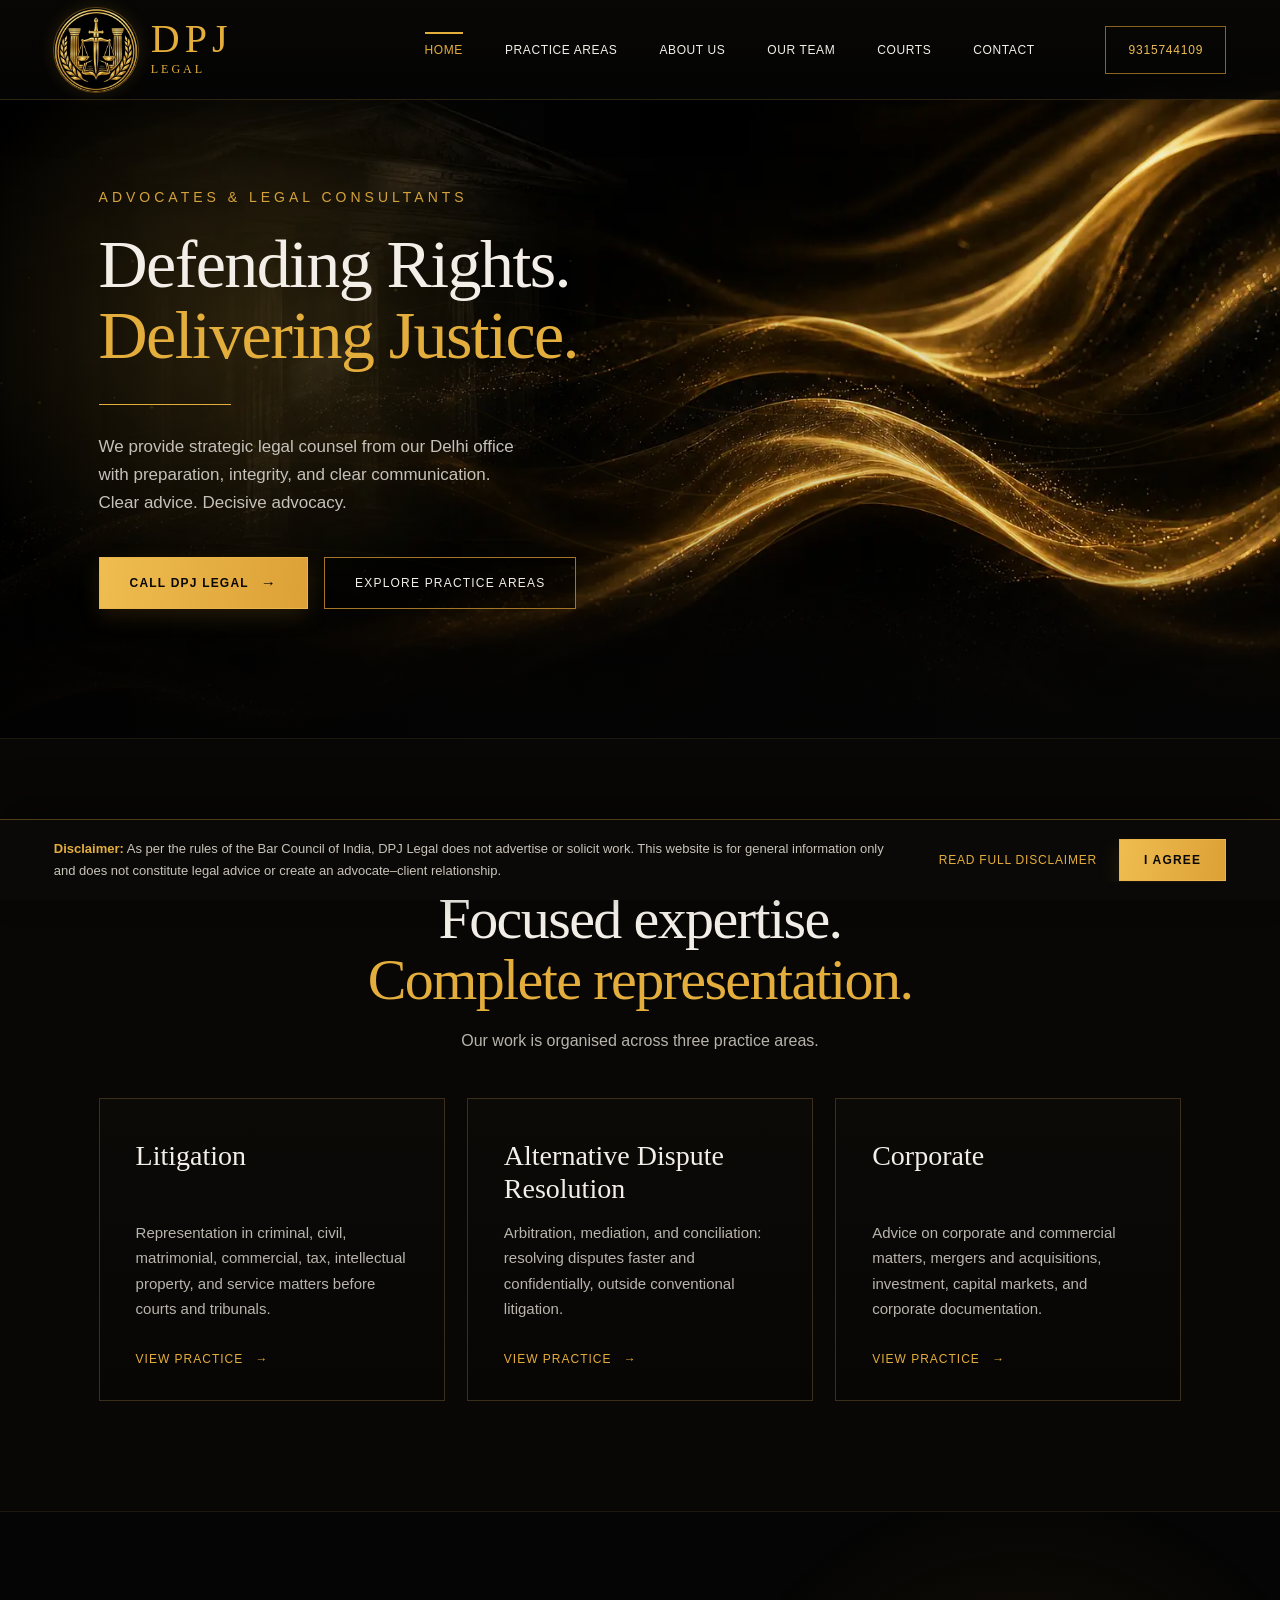
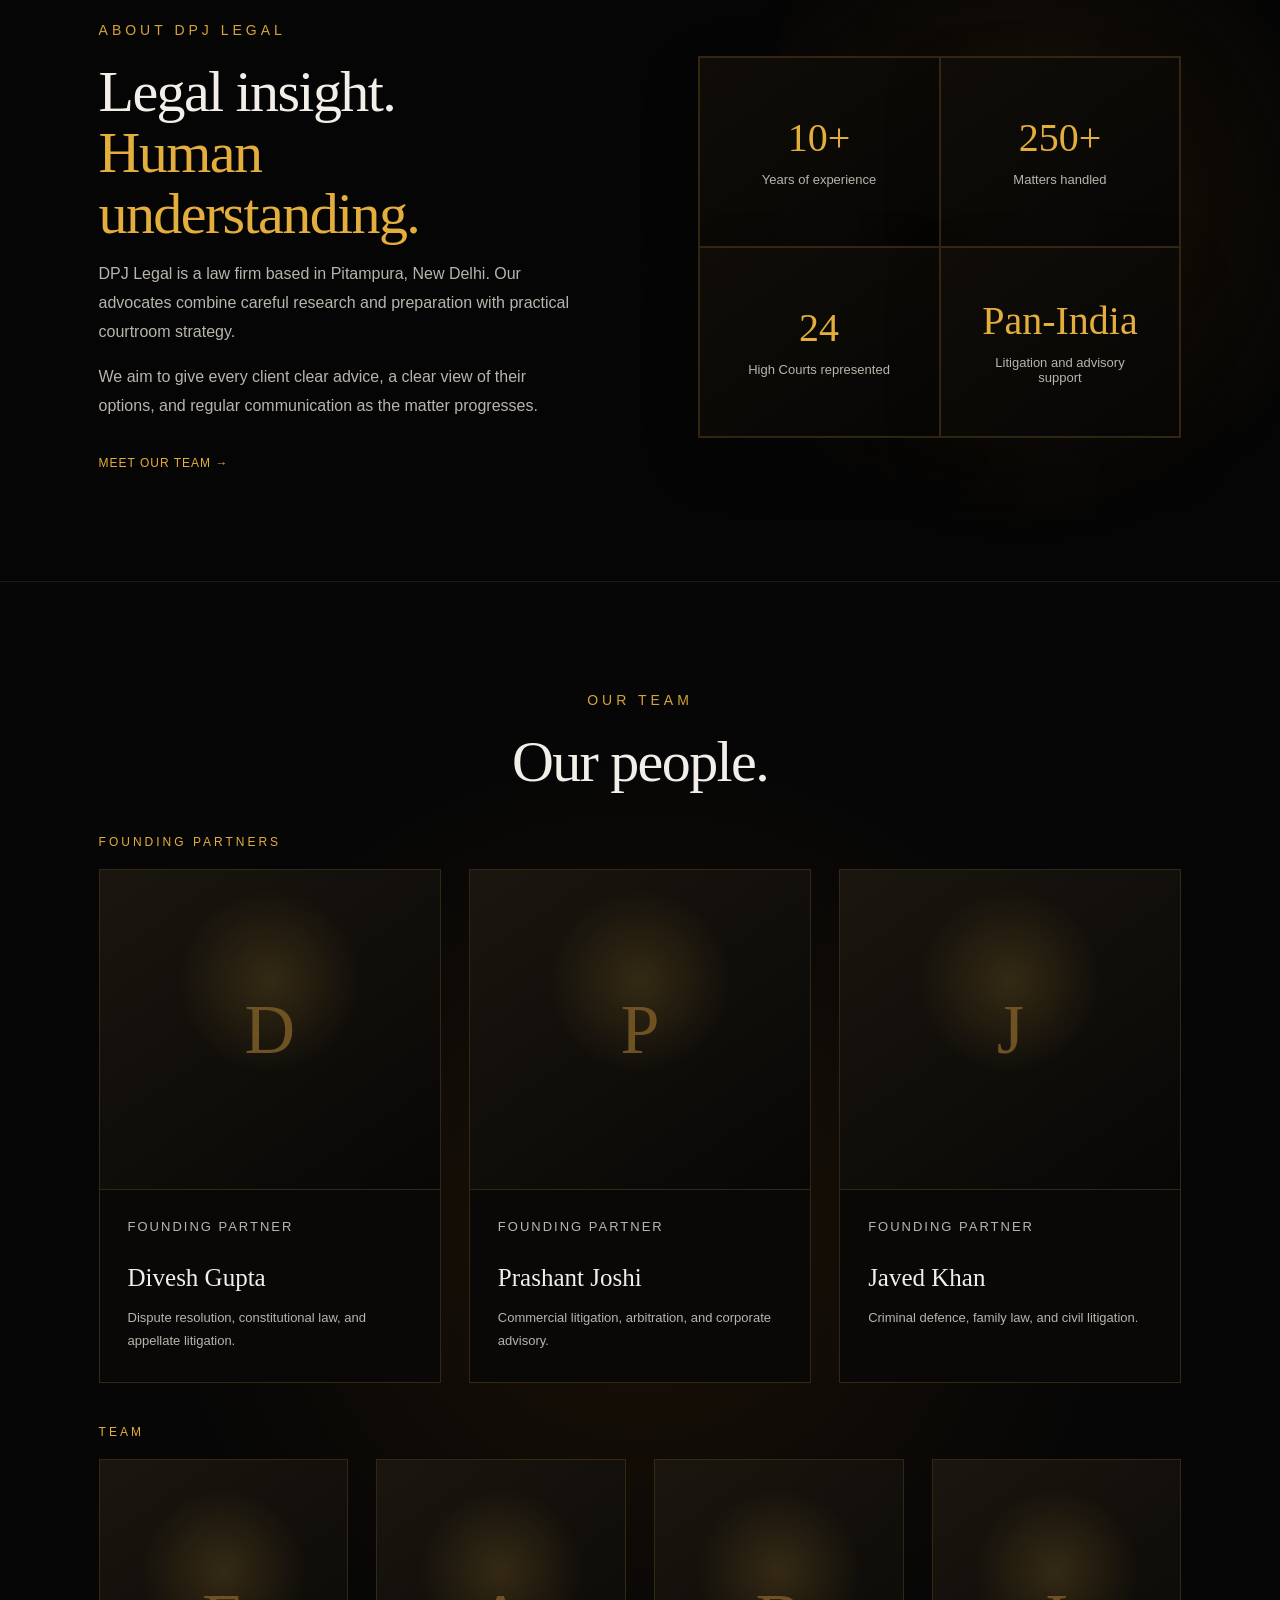
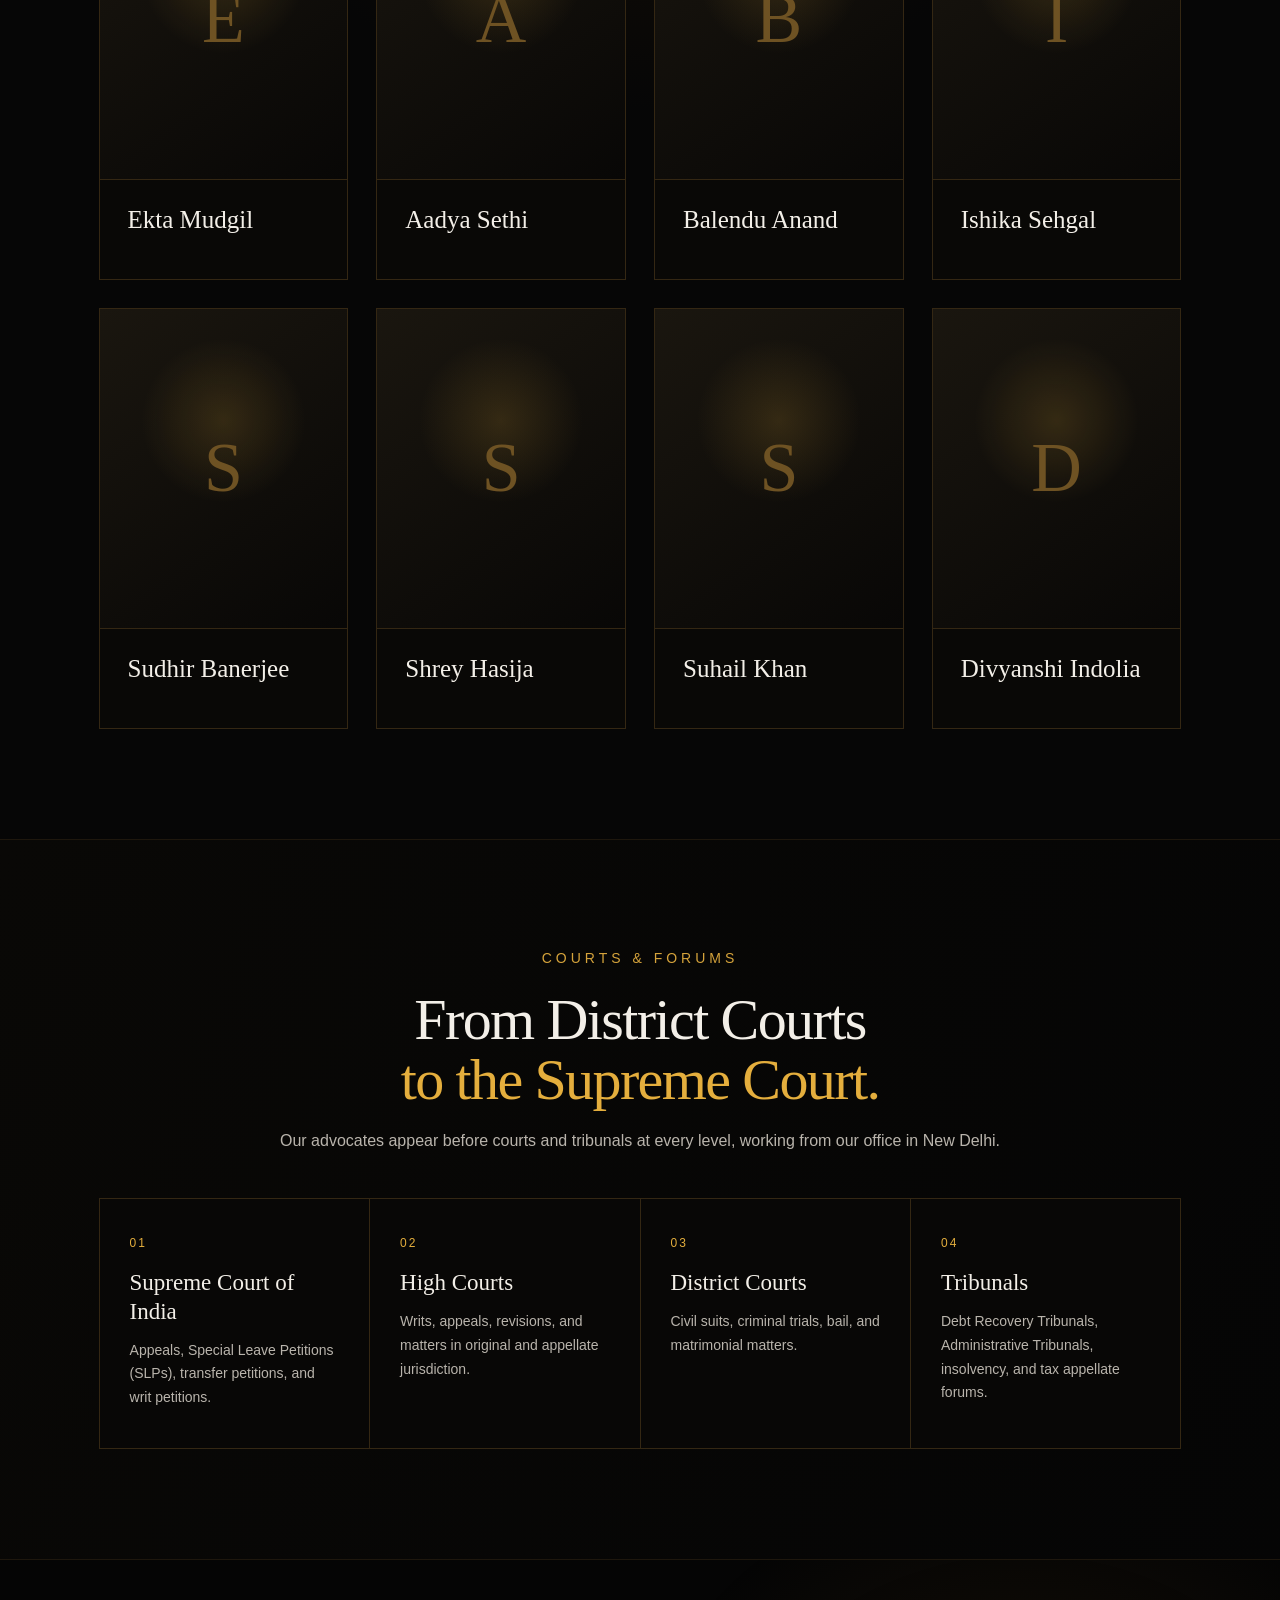
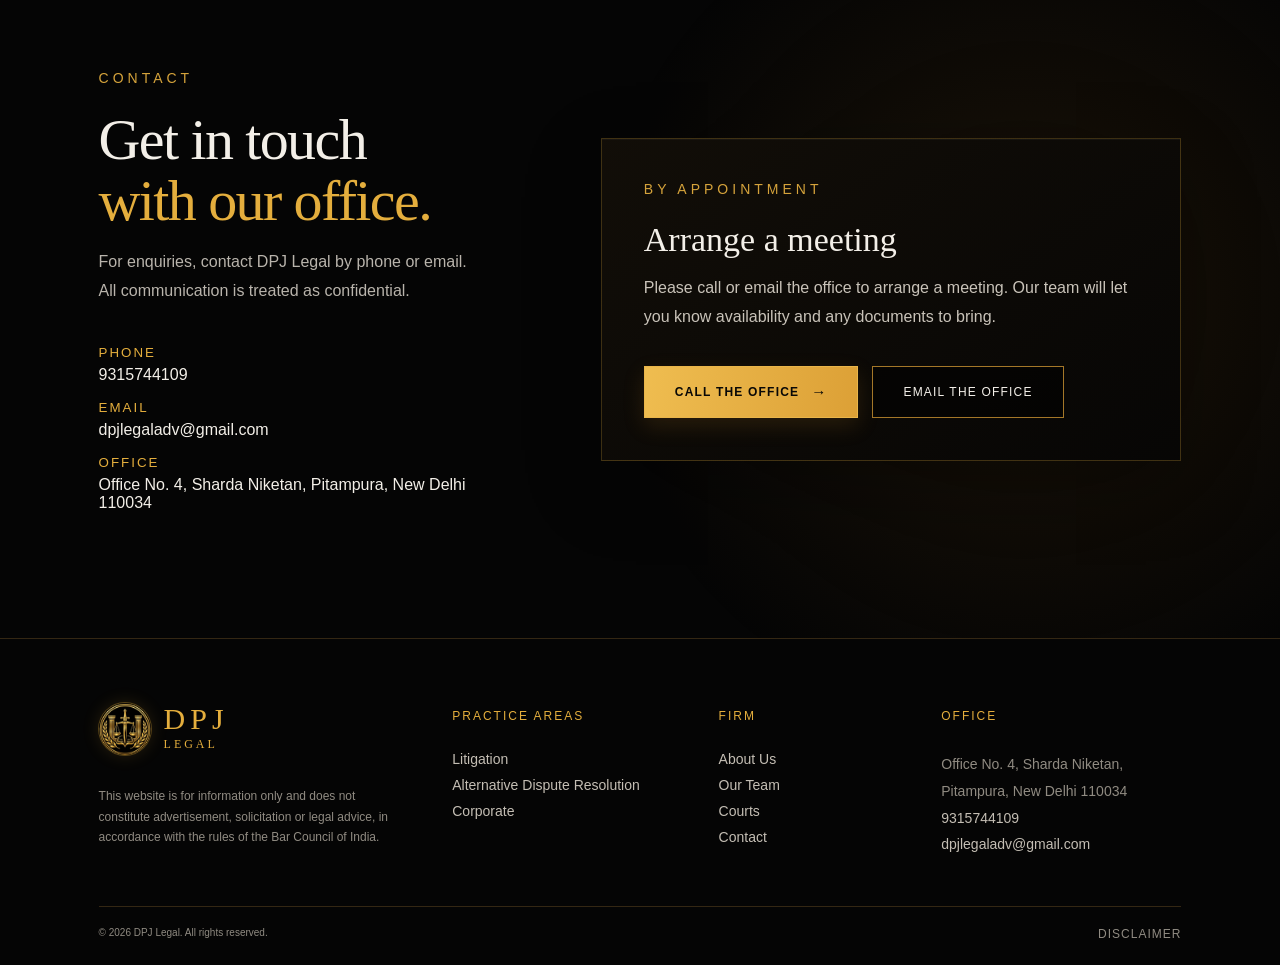
<file: index.html>
<!doctype html>
<html lang="en-IN">
<head>
  <meta charset="UTF-8">
  <meta name="viewport" content="width=device-width, initial-scale=1">
  <title>DPJ Legal | Advocates &amp; Legal Consultants in Pitampura, New Delhi</title>
  <meta name="description" content="DPJ Legal is a law firm in Pitampura, New Delhi. Our advocates practise in litigation, alternative dispute resolution, and corporate matters before the Supreme Court, High Courts, District Courts, and tribunals.">
  <meta name="robots" content="index, follow">
  <meta name="author" content="DPJ Legal">
  <meta name="theme-color" content="#050505">
  <link rel="canonical" href="https://www.dpjlegal.com/">

  <link rel="icon" href="/favicon.ico" sizes="any">
  <link rel="icon" type="image/png" sizes="32x32" href="/assets/favicon-32x32.png">
  <link rel="apple-touch-icon" href="/apple-touch-icon.png">
  <link rel="manifest" href="/site.webmanifest">

  <meta property="og:type" content="website">
  <meta property="og:site_name" content="DPJ Legal">
  <meta property="og:locale" content="en_IN">
  <meta property="og:url" content="https://www.dpjlegal.com/">
  <meta property="og:title" content="DPJ Legal | Advocates &amp; Legal Consultants, New Delhi">
  <meta property="og:description" content="Law firm in Pitampura, New Delhi practising in litigation, alternative dispute resolution, and corporate matters.">
  <meta property="og:image" content="https://www.dpjlegal.com/assets/og-image.jpg">
  <meta property="og:image:width" content="1200">
  <meta property="og:image:height" content="630">
  <meta property="og:image:alt" content="DPJ Legal — Advocates &amp; Legal Consultants, Pitampura, New Delhi">
  <meta name="twitter:card" content="summary_large_image">
  <meta name="twitter:title" content="DPJ Legal | Advocates &amp; Legal Consultants, New Delhi">
  <meta name="twitter:description" content="Law firm in Pitampura, New Delhi practising in litigation, alternative dispute resolution, and corporate matters.">
  <meta name="twitter:image" content="https://www.dpjlegal.com/assets/og-image.jpg">

  <link rel="preload" as="image" href="assets/hero-background.webp" media="(min-width: 721px)" fetchpriority="high">
  <link rel="preload" as="image" href="assets/hero-background-900.webp" media="(max-width: 720px)" fetchpriority="high">
  <link rel="stylesheet" href="styles.css">
  <script type="application/ld+json">
  {
    "@context": "https://schema.org",
    "@type": "LegalService",
    "@id": "https://www.dpjlegal.com/#firm",
    "name": "DPJ Legal",
    "url": "https://www.dpjlegal.com/",
    "logo": "https://www.dpjlegal.com/assets/dpj-logo.png",
    "image": "https://www.dpjlegal.com/assets/og-image.jpg",
    "description": "DPJ Legal is a law firm in Pitampura, New Delhi practising in litigation, alternative dispute resolution, and corporate matters.",
    "telephone": "+91-93157-44109",
    "email": "dpjlegaladv@gmail.com",
    "address": {
      "@type": "PostalAddress",
      "streetAddress": "Office No. 4, Sharda Niketan, Pitampura",
      "addressLocality": "New Delhi",
      "addressRegion": "Delhi",
      "postalCode": "110034",
      "addressCountry": "IN"
    },
    "areaServed": [
      {"@type": "City", "name": "New Delhi"},
      {"@type": "Country", "name": "India"}
    ],
    "hasMap": "https://maps.app.goo.gl/Qf12jHoW5okJYJsx6",
    "founder": [
      {"@type": "Person", "name": "Divesh Gupta", "jobTitle": "Founding Partner"},
      {"@type": "Person", "name": "Prashant Joshi", "jobTitle": "Founding Partner"},
      {"@type": "Person", "name": "Javed Khan", "jobTitle": "Founding Partner"}
    ],
    "hasOfferCatalog": {
      "@type": "OfferCatalog",
      "name": "Legal Services",
      "itemListElement": [
        {"@type": "Offer", "itemOffered": {"@type": "Service", "name": "Litigation", "url": "https://www.dpjlegal.com/litigation/"}},
        {"@type": "Offer", "itemOffered": {"@type": "Service", "name": "Alternative Dispute Resolution", "url": "https://www.dpjlegal.com/alternative-dispute-resolution/"}},
        {"@type": "Offer", "itemOffered": {"@type": "Service", "name": "Corporate", "url": "https://www.dpjlegal.com/corporate/"}}
      ]
    }
  }
  </script>
</head>
<body>
  <div class="disclaimer" id="disclaimer" role="region" aria-labelledby="disclaimer-title" hidden>
    <div class="disclaimer-inner">
      <p class="disclaimer-summary"><strong id="disclaimer-title">Disclaimer:</strong> As per the rules of the Bar Council of India, DPJ Legal does not advertise or solicit work. This website is for general information only and does not constitute legal advice or create an advocate–client relationship.</p>
      <div class="disclaimer-full" id="disclaimer-full" hidden>
        <p>By clicking <strong>I Agree</strong> or continuing to use this website, you acknowledge that:</p>
        <ul>
          <li>there has been no advertisement, personal communication, solicitation, invitation or inducement of any sort from DPJ Legal or any of its members to solicit work through this website;</li>
          <li>you are seeking information about DPJ Legal of your own accord, for your own information and use;</li>
          <li>the content of this website is for general information only and does not constitute legal advice;</li>
          <li>visiting or using this website, or contacting us through it, does not create an advocate–client relationship; and</li>
          <li>DPJ Legal is not liable for any consequence of any action taken by relying on material or information on this website.</li>
        </ul>
      </div>
      <div class="disclaimer-actions">
        <button class="link-button disclaimer-more" type="button" data-disclaimer="more" aria-expanded="false" aria-controls="disclaimer-full">Read full disclaimer</button>
        <button class="button gold" type="button" data-disclaimer="agree">I Agree</button>
      </div>
    </div>
  </div>

  <header class="site-header" id="top">
    <a class="brand" href="#home" aria-label="DPJ Legal home">
      <span class="brand-emblem"><img class="brand-mark" src="assets/dpj-logo.webp" width="256" height="256" alt="DPJ Legal logo"></span>
      <span class="brand-text"><strong>DPJ</strong><small>LEGAL</small></span>
    </a>
    <button class="menu-toggle" aria-label="Open navigation" aria-expanded="false"><i></i><i></i><i></i></button>
    <nav class="main-nav" aria-label="Main navigation">
      <a class="active" href="#home">Home</a><a href="#practice">Practice Areas</a><a href="#about">About Us</a><a href="#team">Our Team</a><a href="#courts">Courts</a><a href="#contact">Contact</a>
    </nav>
    <a class="header-cta" href="tel:+919315744109">9315744109</a>
  </header>

  <main>
    <section class="hero" id="home">
      <div class="hero-bg" aria-hidden="true"></div><canvas id="ribbonCanvas" aria-hidden="true"></canvas><div class="hero-shade" aria-hidden="true"></div>
      <div class="hero-content reveal">
        <p class="eyebrow">Advocates &amp; Legal Consultants</p>
        <h1>Defending Rights.<br><em>Delivering Justice.</em></h1>
        <span class="gold-rule"></span>
        <p class="lead">We provide strategic legal counsel from our Delhi office <br>with preparation, integrity, and clear communication. <br>Clear advice. Decisive advocacy.</p>
        <div class="actions"><a class="button gold" href="tel:+919315744109">Call DPJ Legal <b>→</b></a><a class="button outline" href="#practice">Explore Practice Areas</a></div>
      </div>
    </section>

    <section class="section practice" id="practice">
      <div class="section-heading reveal"><p class="eyebrow">Areas of Practice</p><h2>Focused expertise.<br><em>Complete representation.</em></h2><p>Our work is organised across three practice areas.</p></div>
      <div class="practice-pillars">
        <a class="pillar-card reveal" href="/litigation/">
          <h3>Litigation</h3>
          <p>Representation in criminal, civil, matrimonial, commercial, tax, intellectual property, and service matters before courts and tribunals.</p>
          <span class="pillar-link">View practice <b>→</b></span>
        </a>
        <a class="pillar-card reveal" href="/alternative-dispute-resolution/">
          <h3>Alternative Dispute Resolution</h3>
          <p>Arbitration, mediation, and conciliation: resolving disputes faster and confidentially, outside conventional litigation.</p>
          <span class="pillar-link">View practice <b>→</b></span>
        </a>
        <a class="pillar-card reveal" href="/corporate/">
          <h3>Corporate</h3>
          <p>Advice on corporate and commercial matters, mergers and acquisitions, investment, capital markets, and corporate documentation.</p>
          <span class="pillar-link">View practice <b>→</b></span>
        </a>
      </div>
    </section>

    <section class="section about" id="about">
      <div class="section-copy reveal"><p class="eyebrow">About DPJ Legal</p><h2>Legal insight.<br><em>Human understanding.</em></h2><p>DPJ Legal is a law firm based in Pitampura, New Delhi. Our advocates combine careful research and preparation with practical courtroom strategy.</p><p>We aim to give every client clear advice, a clear view of their options, and regular communication as the matter progresses.</p><a class="text-link" href="#team">Meet our team →</a></div>
      <div class="values-grid reveal"><article><strong>10+</strong><span>Years of experience</span></article><article><strong>250+</strong><span>Matters handled</span></article><article><strong>24</strong><span>High Courts represented</span></article><article><strong>Pan-India</strong><span>Litigation and advisory support</span></article></div>
    </section>


    <section class="section team" id="team">
      <div class="section-heading reveal"><p class="eyebrow">Our Team</p><h2>Our people.</h2></div>
      <div class="team-block reveal">
        <p class="team-kicker">Founding Partners</p>
        <div class="team-grid founders-grid">
          <article><div class="portrait" aria-hidden="true"><span>D</span></div><p class="role">Founding Partner</p><h3>Divesh Gupta</h3><p>Dispute resolution, constitutional law, and appellate litigation.</p></article>
          <article><div class="portrait" aria-hidden="true"><span>P</span></div><p class="role">Founding Partner</p><h3>Prashant Joshi</h3><p>Commercial litigation, arbitration, and corporate advisory.</p></article>
          <article><div class="portrait" aria-hidden="true"><span>J</span></div><p class="role">Founding Partner</p><h3>Javed Khan</h3><p>Criminal defence, family law, and civil litigation.</p></article>
        </div>
      </div>
      <div class="team-block reveal">
        <p class="team-kicker">Team</p>
        <div class="team-grid support-grid">
          <article><div class="portrait" aria-hidden="true"><span>E</span></div><h3>Ekta Mudgil</h3></article>
          <article><div class="portrait" aria-hidden="true"><span>A</span></div><h3>Aadya Sethi</h3></article>
          <article><div class="portrait" aria-hidden="true"><span>B</span></div><h3>Balendu Anand</h3></article>
          <article><div class="portrait" aria-hidden="true"><span>I</span></div><h3>Ishika Sehgal</h3></article>
          <article><div class="portrait" aria-hidden="true"><span>S</span></div><h3>Sudhir Banerjee</h3></article>
          <article><div class="portrait" aria-hidden="true"><span>S</span></div><h3>Shrey Hasija</h3></article>
          <article><div class="portrait" aria-hidden="true"><span>S</span></div><h3>Suhail Khan</h3></article>
          <article><div class="portrait" aria-hidden="true"><span>D</span></div><h3>Divyanshi Indolia</h3></article>
        </div>
      </div>
    </section>

    <section class="section courts" id="courts">
      <div class="section-heading reveal"><p class="eyebrow">Courts &amp; Forums</p><h2>From District Courts<br><em>to the Supreme Court.</em></h2><p>Our advocates appear before courts and tribunals at every level, working from our office in New Delhi.</p></div>
      <div class="forums reveal">
        <article><span class="forum-num">01</span><h3>Supreme Court of India</h3><p>Appeals, Special Leave Petitions (SLPs), transfer petitions, and writ petitions.</p></article>
        <article><span class="forum-num">02</span><h3>High Courts</h3><p>Writs, appeals, revisions, and matters in original and appellate jurisdiction.</p></article>
        <article><span class="forum-num">03</span><h3>District Courts</h3><p>Civil suits, criminal trials, bail, and matrimonial matters.</p></article>
        <article><span class="forum-num">04</span><h3>Tribunals</h3><p>Debt Recovery Tribunals, Administrative Tribunals, insolvency, and tax appellate forums.</p></article>
      </div>
    </section>

    <section class="section contact" id="contact">
      <div class="section-copy reveal"><p class="eyebrow">Contact</p><h2>Get in touch<br><em>with our office.</em></h2><p>For enquiries, contact DPJ Legal by phone or email. All communication is treated as confidential.</p><div class="contact-details"><p><small>Phone</small><a href="tel:+919315744109">9315744109</a></p><p><small>Email</small><a href="mailto:dpjlegaladv@gmail.com">dpjlegaladv@gmail.com</a></p><p><small>Office</small><a href="https://maps.app.goo.gl/Qf12jHoW5okJYJsx6" target="_blank" rel="noopener">Office No. 4, Sharda Niketan, Pitampura, New Delhi 110034</a></p></div></div>
      <aside class="contact-panel reveal" aria-label="Contact DPJ Legal"><p class="eyebrow">By Appointment</p><h3>Arrange a meeting</h3><p>Please call or email the office to arrange a meeting. Our team will let you know availability and any documents to bring.</p><div class="contact-actions"><a class="button gold" href="tel:+919315744109">Call the Office <b>→</b></a><a class="button outline" href="mailto:dpjlegaladv@gmail.com">Email the Office</a></div></aside>
    </section>
  </main>

  <footer>
    <div class="footer-main">
      <div class="footer-about">
        <a class="brand footer-brand" href="#home"><span class="brand-emblem footer-emblem"><img class="brand-mark footer-mark" src="assets/dpj-logo.webp" width="256" height="256" alt="DPJ Legal logo" loading="lazy"></span><span class="brand-text"><strong>DPJ</strong><small>LEGAL</small></span></a>
        <p class="footer-note">This website is for information only and does not constitute advertisement, solicitation or legal advice, in accordance with the rules of the Bar Council of India.</p>
      </div>
      <nav class="footer-col" aria-label="Practice areas"><p class="footer-title">Practice Areas</p><a href="/litigation/">Litigation</a><a href="/alternative-dispute-resolution/">Alternative Dispute Resolution</a><a href="/corporate/">Corporate</a></nav>
      <nav class="footer-col" aria-label="Firm"><p class="footer-title">Firm</p><a href="#about">About Us</a><a href="#team">Our Team</a><a href="#courts">Courts</a><a href="#contact">Contact</a></nav>
      <div class="footer-col"><p class="footer-title">Office</p><address>Office No. 4, Sharda Niketan,<br>Pitampura, New Delhi 110034<br><a href="tel:+919315744109">9315744109</a><br><a href="mailto:dpjlegaladv@gmail.com">dpjlegaladv@gmail.com</a></address></div>
    </div>
    <div class="footer-bottom"><small>© 2026 DPJ Legal. All rights reserved.</small><button type="button" class="link-button" data-disclaimer="open">Disclaimer</button></div>
  </footer>
  <script src="script.js"></script>
</body>
</html>
</file>
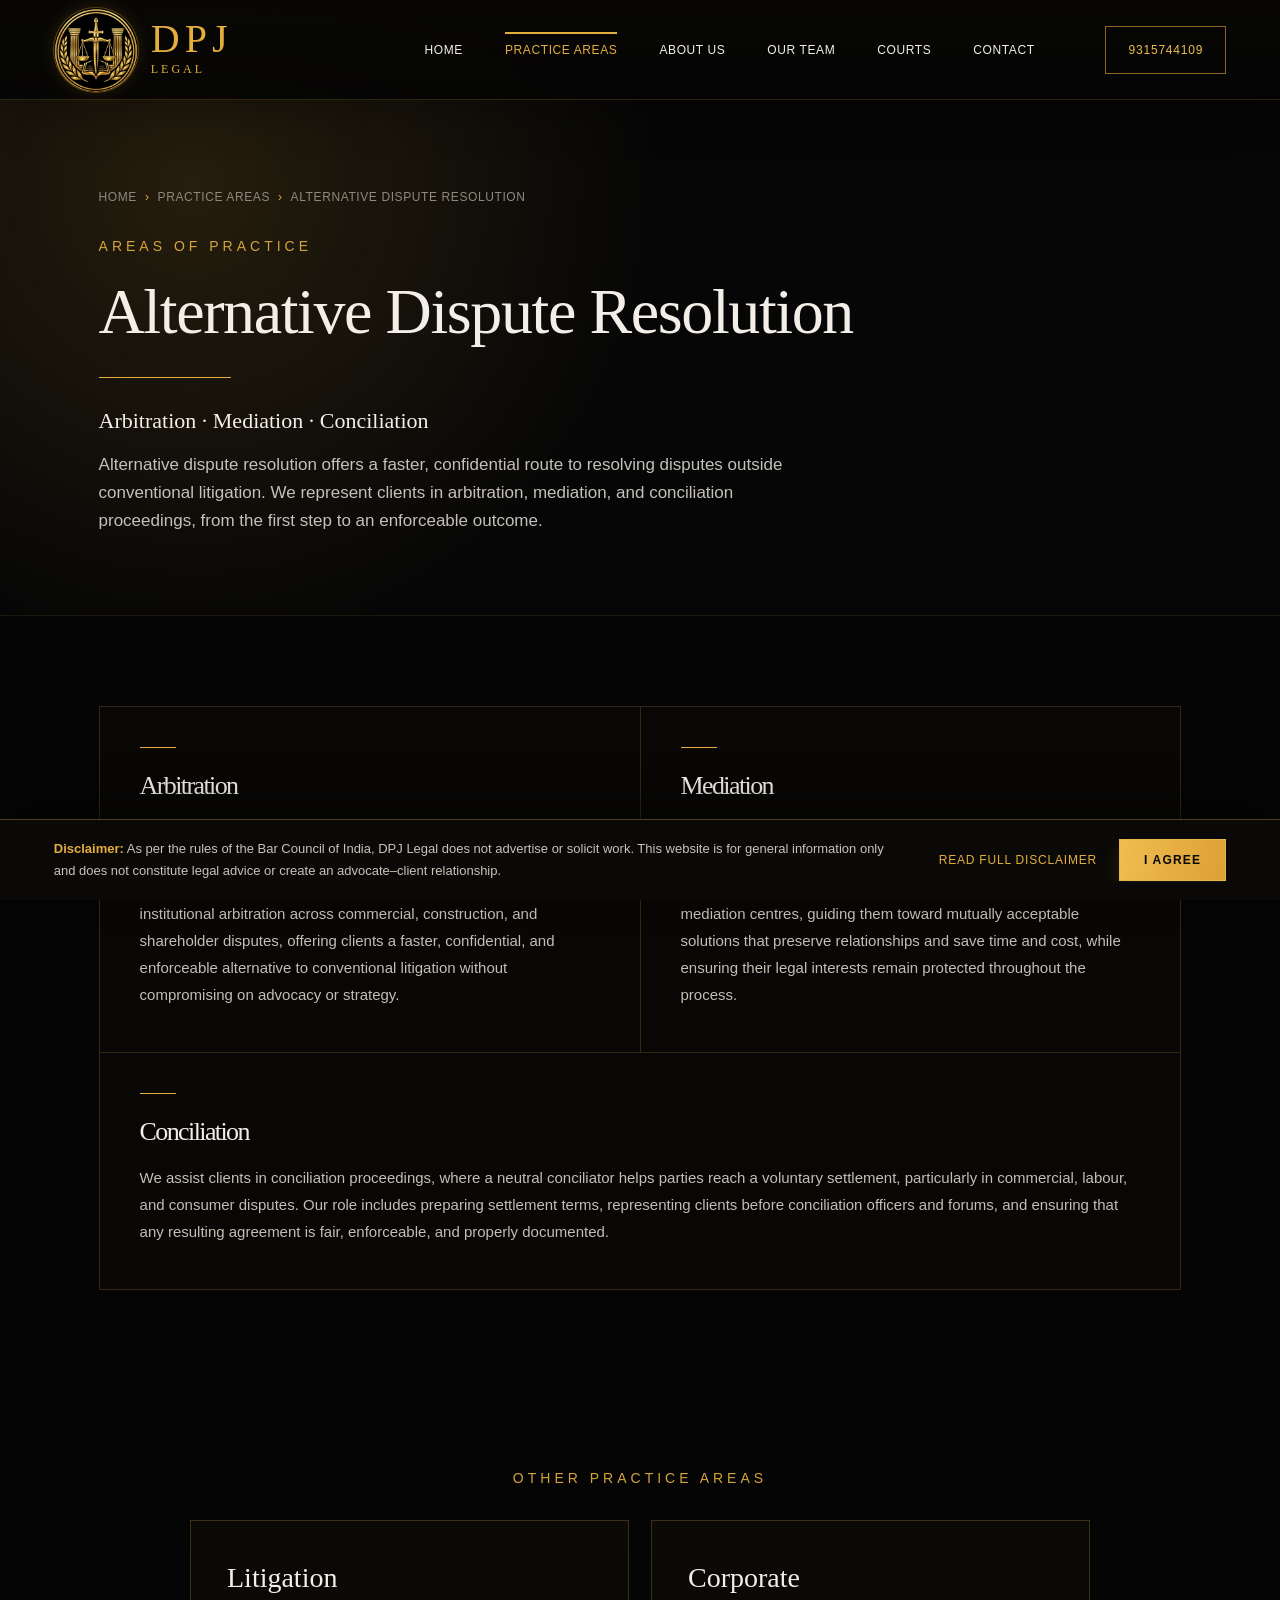
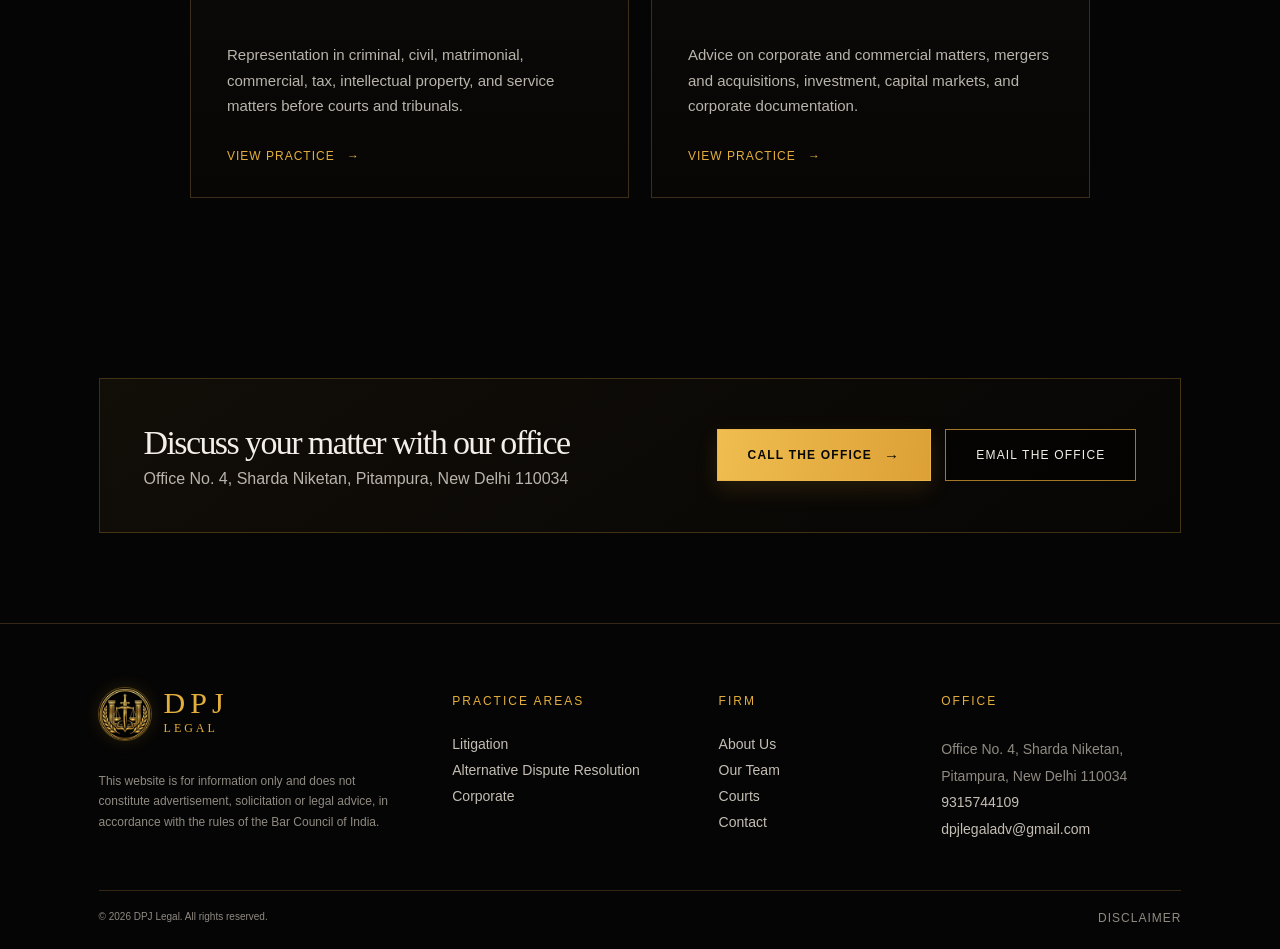
<file: alternative-dispute-resolution/index.html>
<!doctype html>
<html lang="en-IN">
<head>
  <meta charset="UTF-8">
  <meta name="viewport" content="width=device-width, initial-scale=1">
  <title>Arbitration &amp; Mediation Lawyers in New Delhi | DPJ Legal</title>
  <meta name="description" content="DPJ Legal represents clients in arbitration, mediation, and conciliation proceedings, offering a faster and confidential alternative to conventional litigation. Pitampura, New Delhi.">
  <meta name="robots" content="index, follow">
  <meta name="theme-color" content="#050505">
  <link rel="canonical" href="https://www.dpjlegal.com/alternative-dispute-resolution/">

  <link rel="icon" href="/favicon.ico" sizes="any">
  <link rel="icon" type="image/png" sizes="32x32" href="/assets/favicon-32x32.png">
  <link rel="apple-touch-icon" href="/apple-touch-icon.png">
  <link rel="manifest" href="/site.webmanifest">

  <meta property="og:type" content="website">
  <meta property="og:site_name" content="DPJ Legal">
  <meta property="og:locale" content="en_IN">
  <meta property="og:url" content="https://www.dpjlegal.com/alternative-dispute-resolution/">
  <meta property="og:title" content="Arbitration &amp; Mediation Lawyers in New Delhi | DPJ Legal">
  <meta property="og:description" content="DPJ Legal represents clients in arbitration, mediation, and conciliation proceedings, offering a faster and confidential alternative to conventional litigation. Pitampura, New Delhi.">
  <meta property="og:image" content="https://www.dpjlegal.com/assets/og-image.jpg">
  <meta property="og:image:width" content="1200">
  <meta property="og:image:height" content="630">
  <meta name="twitter:card" content="summary_large_image">
  <meta name="twitter:title" content="Arbitration &amp; Mediation Lawyers in New Delhi | DPJ Legal">
  <meta name="twitter:description" content="DPJ Legal represents clients in arbitration, mediation, and conciliation proceedings, offering a faster and confidential alternative to conventional litigation. Pitampura, New Delhi.">
  <meta name="twitter:image" content="https://www.dpjlegal.com/assets/og-image.jpg">

  <link rel="stylesheet" href="/styles.css">
  <script type="application/ld+json">
{
  "@context": "https://schema.org",
  "@graph": [
    {
      "@type": "Service",
      "name": "Alternative Dispute Resolution",
      "url": "https://www.dpjlegal.com/alternative-dispute-resolution/",
      "description": "Alternative dispute resolution offers a faster, confidential route to resolving disputes outside conventional litigation. We represent clients in arbitration, mediation, and conciliation proceedings, from the first step to an enforceable outcome.",
      "provider": {
        "@id": "https://www.dpjlegal.com/#firm"
      },
      "areaServed": "India",
      "hasOfferCatalog": {
        "@type": "OfferCatalog",
        "name": "Alternative Dispute Resolution",
        "itemListElement": [
          {
            "@type": "Offer",
            "itemOffered": {
              "@type": "Service",
              "name": "Arbitration"
            }
          },
          {
            "@type": "Offer",
            "itemOffered": {
              "@type": "Service",
              "name": "Mediation"
            }
          },
          {
            "@type": "Offer",
            "itemOffered": {
              "@type": "Service",
              "name": "Conciliation"
            }
          }
        ]
      }
    },
    {
      "@type": "BreadcrumbList",
      "itemListElement": [
        {
          "@type": "ListItem",
          "position": 1,
          "name": "Home",
          "item": "https://www.dpjlegal.com/"
        },
        {
          "@type": "ListItem",
          "position": 2,
          "name": "Practice Areas",
          "item": "https://www.dpjlegal.com/#practice"
        },
        {
          "@type": "ListItem",
          "position": 3,
          "name": "Alternative Dispute Resolution",
          "item": "https://www.dpjlegal.com/alternative-dispute-resolution/"
        }
      ]
    }
  ]
}
  </script>
</head>
<body>
  <div class="disclaimer" id="disclaimer" role="region" aria-labelledby="disclaimer-title" hidden>
    <div class="disclaimer-inner">
      <p class="disclaimer-summary"><strong id="disclaimer-title">Disclaimer:</strong> As per the rules of the Bar Council of India, DPJ Legal does not advertise or solicit work. This website is for general information only and does not constitute legal advice or create an advocate–client relationship.</p>
      <div class="disclaimer-full" id="disclaimer-full" hidden>
        <p>By clicking <strong>I Agree</strong> or continuing to use this website, you acknowledge that:</p>
        <ul>
          <li>there has been no advertisement, personal communication, solicitation, invitation or inducement of any sort from DPJ Legal or any of its members to solicit work through this website;</li>
          <li>you are seeking information about DPJ Legal of your own accord, for your own information and use;</li>
          <li>the content of this website is for general information only and does not constitute legal advice;</li>
          <li>visiting or using this website, or contacting us through it, does not create an advocate–client relationship; and</li>
          <li>DPJ Legal is not liable for any consequence of any action taken by relying on material or information on this website.</li>
        </ul>
      </div>
      <div class="disclaimer-actions">
        <button class="link-button disclaimer-more" type="button" data-disclaimer="more" aria-expanded="false" aria-controls="disclaimer-full">Read full disclaimer</button>
        <button class="button gold" type="button" data-disclaimer="agree">I Agree</button>
      </div>
    </div>
  </div>

  <header class="site-header" id="top">
    <a class="brand" href="/" aria-label="DPJ Legal home">
      <span class="brand-emblem"><img class="brand-mark" src="/assets/dpj-logo.webp" width="256" height="256" alt="DPJ Legal logo"></span>
      <span class="brand-text"><strong>DPJ</strong><small>LEGAL</small></span>
    </a>
    <button class="menu-toggle" aria-label="Open navigation" aria-expanded="false"><i></i><i></i><i></i></button>
    <nav class="main-nav" aria-label="Main navigation">
      <a href="/">Home</a><a class="active" href="/#practice">Practice Areas</a><a href="/#about">About Us</a><a href="/#team">Our Team</a><a href="/#courts">Courts</a><a href="/#contact">Contact</a>
    </nav>
    <a class="header-cta" href="tel:+919315744109">9315744109</a>
  </header>

  <main>
    <section class="page-hero">
      <div class="inner reveal">
        <ol class="breadcrumb" aria-label="Breadcrumb"><li><a href="/">Home</a></li><li><a href="/#practice">Practice Areas</a></li><li aria-current="page">Alternative Dispute Resolution</li></ol>
        <p class="eyebrow">Areas of Practice</p>
        <h1>Alternative Dispute Resolution</h1>
        <span class="gold-rule"></span>
        <p class="page-kicker">Arbitration · Mediation · Conciliation</p>
        <p class="lead">Alternative dispute resolution offers a faster, confidential route to resolving disputes outside conventional litigation. We represent clients in arbitration, mediation, and conciliation proceedings, from the first step to an enforceable outcome.</p>
      </div>
    </section>

    <section class="section page-section" aria-label="Alternative Dispute Resolution services">
      <div class="subareas">
        <article id="arbitration" class="reveal"><h2>Arbitration</h2><p>We represent clients in domestic and international arbitration proceedings, from drafting arbitration clauses to appearing before tribunals and enforcing awards. Our practice covers ad hoc and institutional arbitration across commercial, construction, and shareholder disputes, offering clients a faster, confidential, and enforceable alternative to conventional litigation without compromising on advocacy or strategy.</p></article>
        <article id="mediation" class="reveal"><h2>Mediation</h2><p>Our mediation practice helps parties resolve disputes through structured, facilitated negotiation rather than adversarial proceedings. We represent clients before court-annexed and private mediation centres, guiding them toward mutually acceptable solutions that preserve relationships and save time and cost, while ensuring their legal interests remain protected throughout the process.</p></article>
        <article id="conciliation" class="reveal"><h2>Conciliation</h2><p>We assist clients in conciliation proceedings, where a neutral conciliator helps parties reach a voluntary settlement, particularly in commercial, labour, and consumer disputes. Our role includes preparing settlement terms, representing clients before conciliation officers and forums, and ensuring that any resulting agreement is fair, enforceable, and properly documented.</p></article>
      </div>
    </section>

    <section class="section page-section other-practices" aria-label="Other practice areas">
      <div class="section-heading reveal"><h2 class="eyebrow">Other Practice Areas</h2></div>
      <div class="practice-pillars">
          <a class="pillar-card" href="/litigation/">
            <h3>Litigation</h3>
            <p>Representation in criminal, civil, matrimonial, commercial, tax, intellectual property, and service matters before courts and tribunals.</p>
            <span class="pillar-link">View practice <b>→</b></span>
          </a>
          <a class="pillar-card" href="/corporate/">
            <h3>Corporate</h3>
            <p>Advice on corporate and commercial matters, mergers and acquisitions, investment, capital markets, and corporate documentation.</p>
            <span class="pillar-link">View practice <b>→</b></span>
          </a>
      </div>
    </section>

    <section class="section page-section" aria-label="Contact">
      <div class="cta-band reveal">
        <div><h2>Discuss your matter with our office</h2><p>Office No. 4, Sharda Niketan, Pitampura, New Delhi 110034</p></div>
        <div class="contact-actions" style="margin-top:0"><a class="button gold" href="tel:+919315744109">Call the Office <b>→</b></a><a class="button outline" href="mailto:dpjlegaladv@gmail.com">Email the Office</a></div>
      </div>
    </section>
  </main>

  <footer>
    <div class="footer-main">
      <div class="footer-about">
        <a class="brand footer-brand" href="/"><span class="brand-emblem footer-emblem"><img class="brand-mark footer-mark" src="/assets/dpj-logo.webp" width="256" height="256" alt="DPJ Legal logo" loading="lazy"></span><span class="brand-text"><strong>DPJ</strong><small>LEGAL</small></span></a>
        <p class="footer-note">This website is for information only and does not constitute advertisement, solicitation or legal advice, in accordance with the rules of the Bar Council of India.</p>
      </div>
      <nav class="footer-col" aria-label="Practice areas"><p class="footer-title">Practice Areas</p><a href="/litigation/">Litigation</a><a href="/alternative-dispute-resolution/">Alternative Dispute Resolution</a><a href="/corporate/">Corporate</a></nav>
      <nav class="footer-col" aria-label="Firm"><p class="footer-title">Firm</p><a href="/#about">About Us</a><a href="/#team">Our Team</a><a href="/#courts">Courts</a><a href="/#contact">Contact</a></nav>
      <div class="footer-col"><p class="footer-title">Office</p><address>Office No. 4, Sharda Niketan,<br>Pitampura, New Delhi 110034<br><a href="tel:+919315744109">9315744109</a><br><a href="mailto:dpjlegaladv@gmail.com">dpjlegaladv@gmail.com</a></address></div>
    </div>
    <div class="footer-bottom"><small>© 2026 DPJ Legal. All rights reserved.</small><button type="button" class="link-button" data-disclaimer="open">Disclaimer</button></div>
  </footer>
  <script src="/script.js"></script>
</body>
</html>
</file>
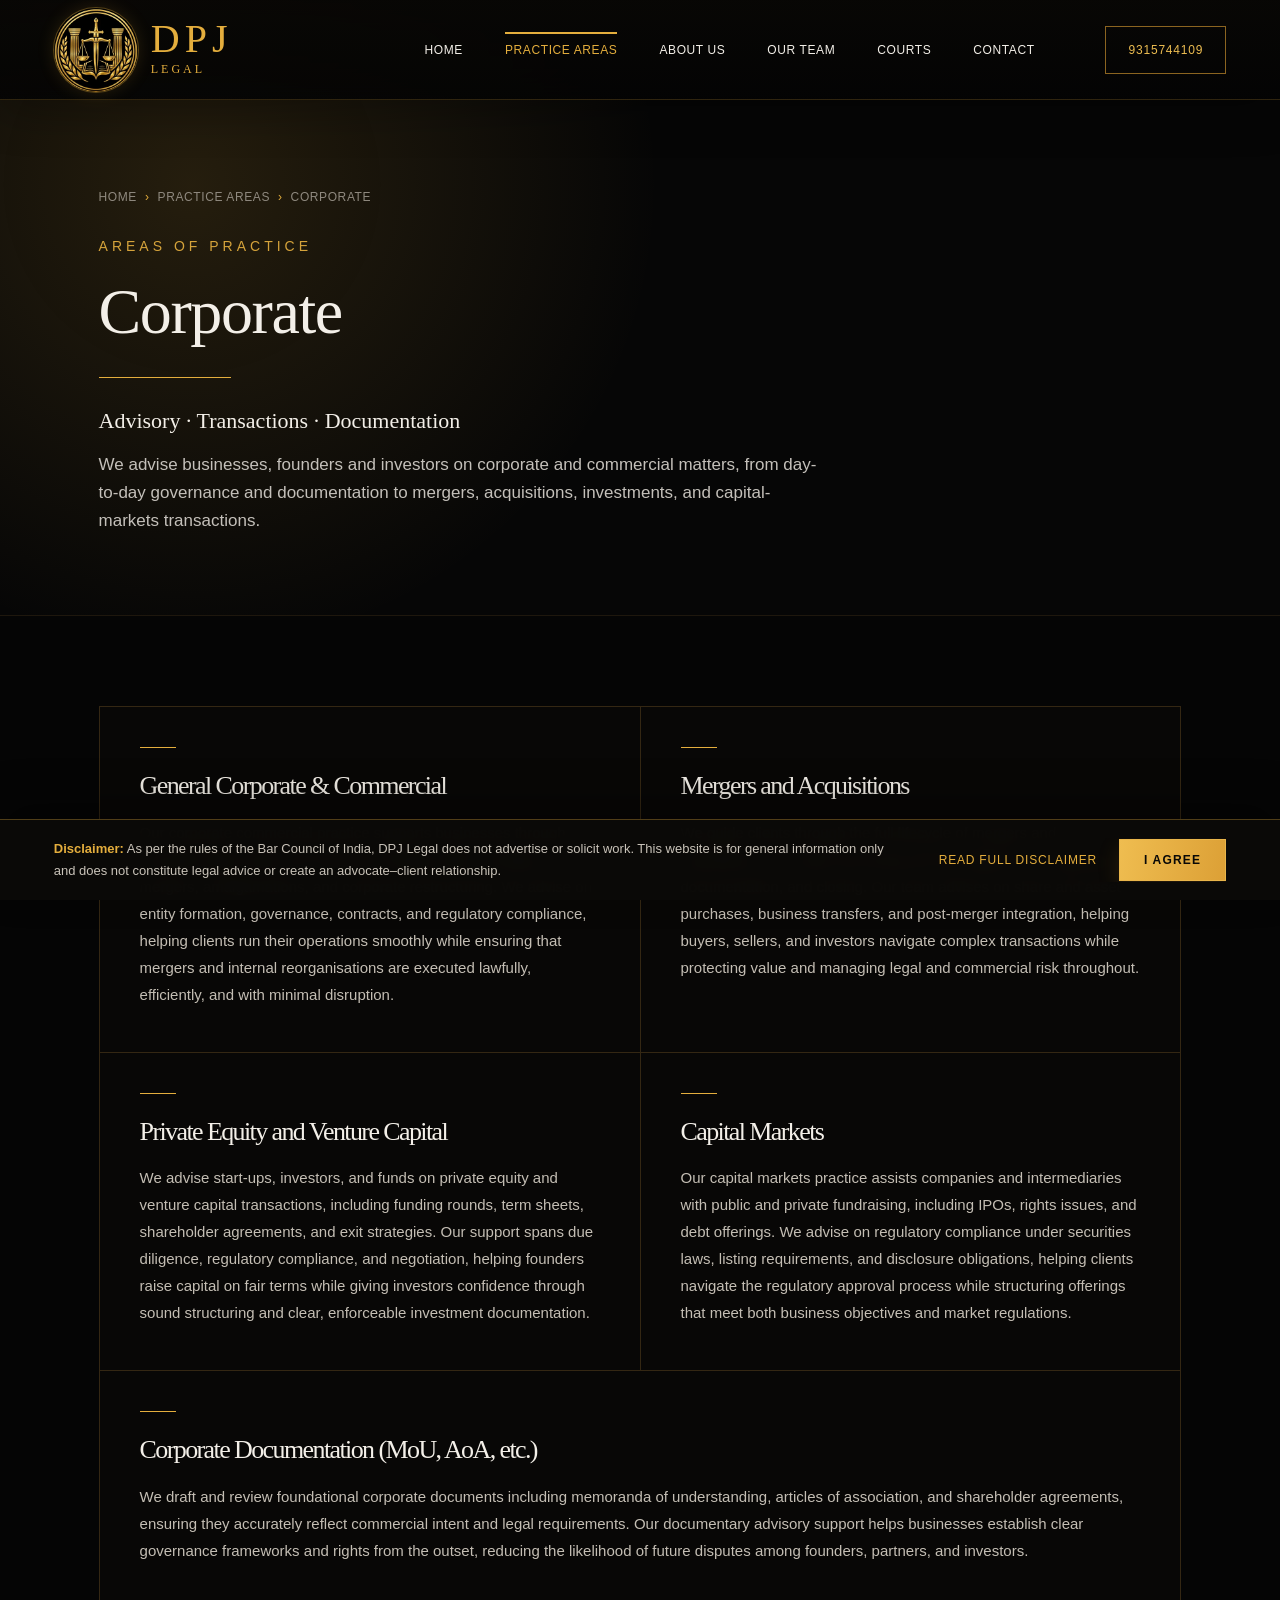
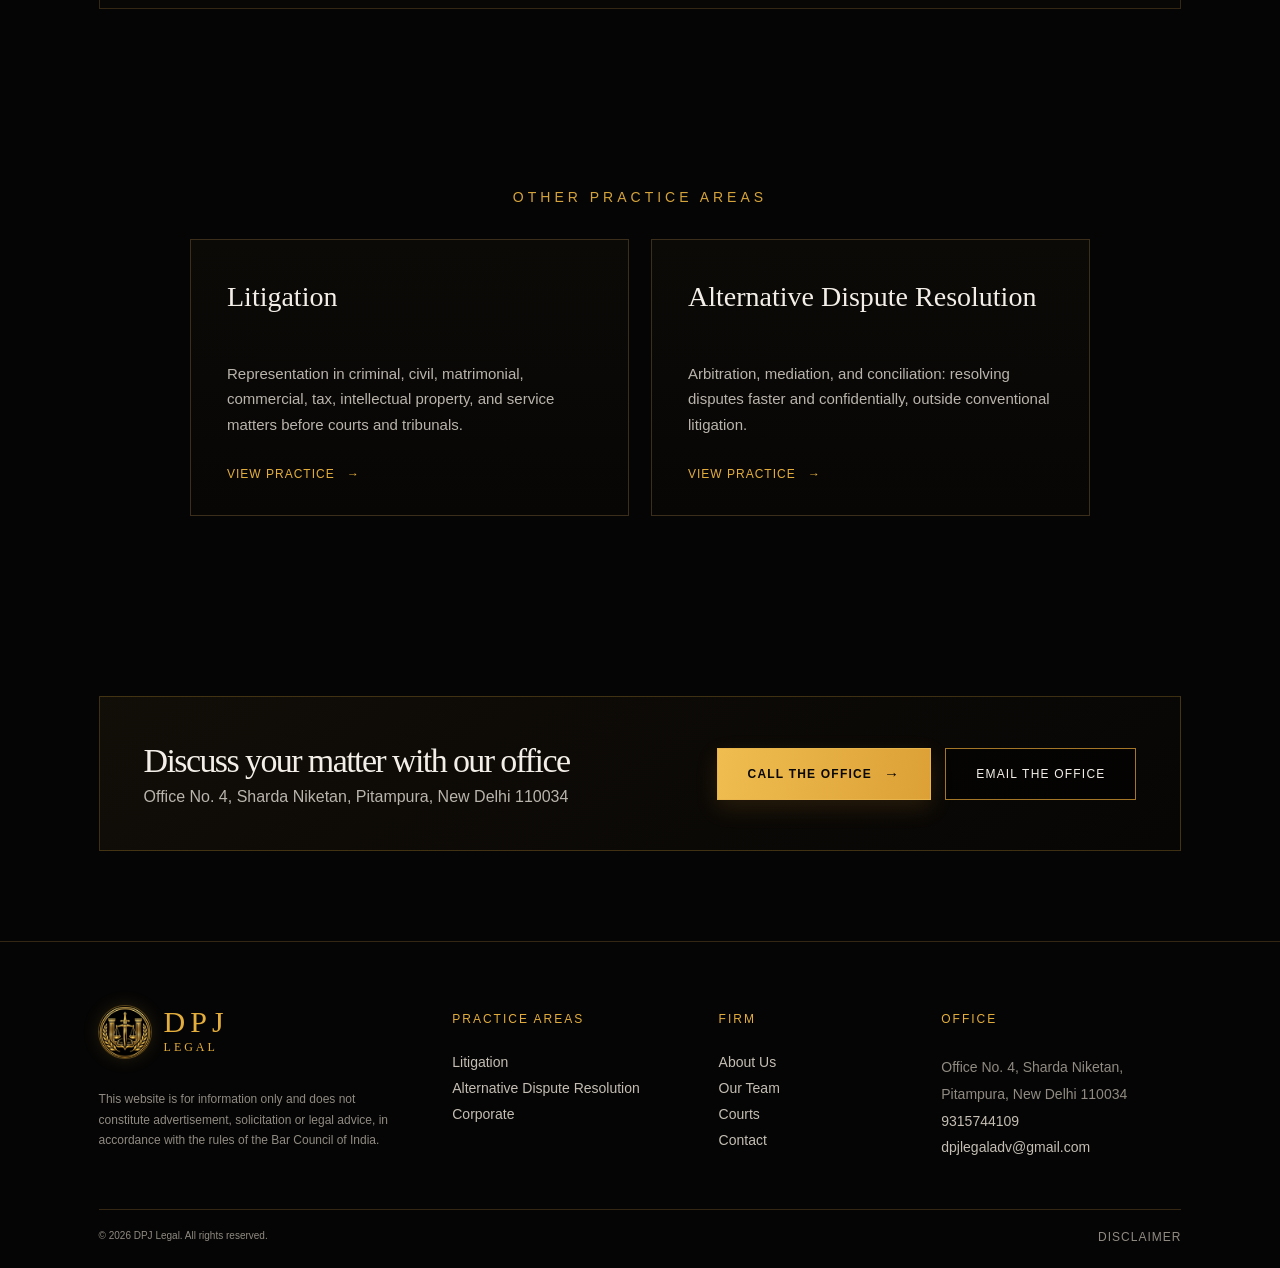
<file: corporate/index.html>
<!doctype html>
<html lang="en-IN">
<head>
  <meta charset="UTF-8">
  <meta name="viewport" content="width=device-width, initial-scale=1">
  <title>Corporate Lawyers in New Delhi | DPJ Legal</title>
  <meta name="description" content="DPJ Legal advises on general corporate and commercial matters, mergers and acquisitions, private equity and venture capital, capital markets, and corporate documentation. Pitampura, New Delhi.">
  <meta name="robots" content="index, follow">
  <meta name="theme-color" content="#050505">
  <link rel="canonical" href="https://www.dpjlegal.com/corporate/">

  <link rel="icon" href="/favicon.ico" sizes="any">
  <link rel="icon" type="image/png" sizes="32x32" href="/assets/favicon-32x32.png">
  <link rel="apple-touch-icon" href="/apple-touch-icon.png">
  <link rel="manifest" href="/site.webmanifest">

  <meta property="og:type" content="website">
  <meta property="og:site_name" content="DPJ Legal">
  <meta property="og:locale" content="en_IN">
  <meta property="og:url" content="https://www.dpjlegal.com/corporate/">
  <meta property="og:title" content="Corporate Lawyers in New Delhi | DPJ Legal">
  <meta property="og:description" content="DPJ Legal advises on general corporate and commercial matters, mergers and acquisitions, private equity and venture capital, capital markets, and corporate documentation. Pitampura, New Delhi.">
  <meta property="og:image" content="https://www.dpjlegal.com/assets/og-image.jpg">
  <meta property="og:image:width" content="1200">
  <meta property="og:image:height" content="630">
  <meta name="twitter:card" content="summary_large_image">
  <meta name="twitter:title" content="Corporate Lawyers in New Delhi | DPJ Legal">
  <meta name="twitter:description" content="DPJ Legal advises on general corporate and commercial matters, mergers and acquisitions, private equity and venture capital, capital markets, and corporate documentation. Pitampura, New Delhi.">
  <meta name="twitter:image" content="https://www.dpjlegal.com/assets/og-image.jpg">

  <link rel="stylesheet" href="/styles.css">
  <script type="application/ld+json">
{
  "@context": "https://schema.org",
  "@graph": [
    {
      "@type": "Service",
      "name": "Corporate",
      "url": "https://www.dpjlegal.com/corporate/",
      "description": "We advise businesses, founders and investors on corporate and commercial matters, from day-to-day governance and documentation to mergers, acquisitions, investments, and capital-markets transactions.",
      "provider": {
        "@id": "https://www.dpjlegal.com/#firm"
      },
      "areaServed": "India",
      "hasOfferCatalog": {
        "@type": "OfferCatalog",
        "name": "Corporate",
        "itemListElement": [
          {
            "@type": "Offer",
            "itemOffered": {
              "@type": "Service",
              "name": "General Corporate & Commercial"
            }
          },
          {
            "@type": "Offer",
            "itemOffered": {
              "@type": "Service",
              "name": "Mergers and Acquisitions"
            }
          },
          {
            "@type": "Offer",
            "itemOffered": {
              "@type": "Service",
              "name": "Private Equity and Venture Capital"
            }
          },
          {
            "@type": "Offer",
            "itemOffered": {
              "@type": "Service",
              "name": "Capital Markets"
            }
          },
          {
            "@type": "Offer",
            "itemOffered": {
              "@type": "Service",
              "name": "Corporate Documentation (MoU, AoA, etc.)"
            }
          }
        ]
      }
    },
    {
      "@type": "BreadcrumbList",
      "itemListElement": [
        {
          "@type": "ListItem",
          "position": 1,
          "name": "Home",
          "item": "https://www.dpjlegal.com/"
        },
        {
          "@type": "ListItem",
          "position": 2,
          "name": "Practice Areas",
          "item": "https://www.dpjlegal.com/#practice"
        },
        {
          "@type": "ListItem",
          "position": 3,
          "name": "Corporate",
          "item": "https://www.dpjlegal.com/corporate/"
        }
      ]
    }
  ]
}
  </script>
</head>
<body>
  <div class="disclaimer" id="disclaimer" role="region" aria-labelledby="disclaimer-title" hidden>
    <div class="disclaimer-inner">
      <p class="disclaimer-summary"><strong id="disclaimer-title">Disclaimer:</strong> As per the rules of the Bar Council of India, DPJ Legal does not advertise or solicit work. This website is for general information only and does not constitute legal advice or create an advocate–client relationship.</p>
      <div class="disclaimer-full" id="disclaimer-full" hidden>
        <p>By clicking <strong>I Agree</strong> or continuing to use this website, you acknowledge that:</p>
        <ul>
          <li>there has been no advertisement, personal communication, solicitation, invitation or inducement of any sort from DPJ Legal or any of its members to solicit work through this website;</li>
          <li>you are seeking information about DPJ Legal of your own accord, for your own information and use;</li>
          <li>the content of this website is for general information only and does not constitute legal advice;</li>
          <li>visiting or using this website, or contacting us through it, does not create an advocate–client relationship; and</li>
          <li>DPJ Legal is not liable for any consequence of any action taken by relying on material or information on this website.</li>
        </ul>
      </div>
      <div class="disclaimer-actions">
        <button class="link-button disclaimer-more" type="button" data-disclaimer="more" aria-expanded="false" aria-controls="disclaimer-full">Read full disclaimer</button>
        <button class="button gold" type="button" data-disclaimer="agree">I Agree</button>
      </div>
    </div>
  </div>

  <header class="site-header" id="top">
    <a class="brand" href="/" aria-label="DPJ Legal home">
      <span class="brand-emblem"><img class="brand-mark" src="/assets/dpj-logo.webp" width="256" height="256" alt="DPJ Legal logo"></span>
      <span class="brand-text"><strong>DPJ</strong><small>LEGAL</small></span>
    </a>
    <button class="menu-toggle" aria-label="Open navigation" aria-expanded="false"><i></i><i></i><i></i></button>
    <nav class="main-nav" aria-label="Main navigation">
      <a href="/">Home</a><a class="active" href="/#practice">Practice Areas</a><a href="/#about">About Us</a><a href="/#team">Our Team</a><a href="/#courts">Courts</a><a href="/#contact">Contact</a>
    </nav>
    <a class="header-cta" href="tel:+919315744109">9315744109</a>
  </header>

  <main>
    <section class="page-hero">
      <div class="inner reveal">
        <ol class="breadcrumb" aria-label="Breadcrumb"><li><a href="/">Home</a></li><li><a href="/#practice">Practice Areas</a></li><li aria-current="page">Corporate</li></ol>
        <p class="eyebrow">Areas of Practice</p>
        <h1>Corporate</h1>
        <span class="gold-rule"></span>
        <p class="page-kicker">Advisory · Transactions · Documentation</p>
        <p class="lead">We advise businesses, founders and investors on corporate and commercial matters, from day-to-day governance and documentation to mergers, acquisitions, investments, and capital-markets transactions.</p>
      </div>
    </section>

    <section class="section page-section" aria-label="Corporate services">
      <div class="subareas">
        <article id="general-corporate" class="reveal"><h2>General Corporate &amp; Commercial</h2><p>Our corporate commercial practice supports businesses through everyday legal needs and structural changes alike, including mergers, amalgamations, and corporate restructuring. We advise on entity formation, governance, contracts, and regulatory compliance, helping clients run their operations smoothly while ensuring that mergers and internal reorganisations are executed lawfully, efficiently, and with minimal disruption.</p></article>
        <article id="mergers-acquisitions" class="reveal"><h2>Mergers and Acquisitions</h2><p>We guide clients through the full lifecycle of mergers and acquisitions, from deal structuring and due diligence to negotiation, documentation, and closing. Our team advises on share and asset purchases, business transfers, and post-merger integration, helping buyers, sellers, and investors navigate complex transactions while protecting value and managing legal and commercial risk throughout.</p></article>
        <article id="private-equity-venture-capital" class="reveal"><h2>Private Equity and Venture Capital</h2><p>We advise start-ups, investors, and funds on private equity and venture capital transactions, including funding rounds, term sheets, shareholder agreements, and exit strategies. Our support spans due diligence, regulatory compliance, and negotiation, helping founders raise capital on fair terms while giving investors confidence through sound structuring and clear, enforceable investment documentation.</p></article>
        <article id="capital-markets" class="reveal"><h2>Capital Markets</h2><p>Our capital markets practice assists companies and intermediaries with public and private fundraising, including IPOs, rights issues, and debt offerings. We advise on regulatory compliance under securities laws, listing requirements, and disclosure obligations, helping clients navigate the regulatory approval process while structuring offerings that meet both business objectives and market regulations.</p></article>
        <article id="corporate-documentation" class="reveal"><h2>Corporate Documentation (MoU, AoA, etc.)</h2><p>We draft and review foundational corporate documents including memoranda of understanding, articles of association, and shareholder agreements, ensuring they accurately reflect commercial intent and legal requirements. Our documentary advisory support helps businesses establish clear governance frameworks and rights from the outset, reducing the likelihood of future disputes among founders, partners, and investors.</p></article>
      </div>
    </section>

    <section class="section page-section other-practices" aria-label="Other practice areas">
      <div class="section-heading reveal"><h2 class="eyebrow">Other Practice Areas</h2></div>
      <div class="practice-pillars">
          <a class="pillar-card" href="/litigation/">
            <h3>Litigation</h3>
            <p>Representation in criminal, civil, matrimonial, commercial, tax, intellectual property, and service matters before courts and tribunals.</p>
            <span class="pillar-link">View practice <b>→</b></span>
          </a>
          <a class="pillar-card" href="/alternative-dispute-resolution/">
            <h3>Alternative Dispute Resolution</h3>
            <p>Arbitration, mediation, and conciliation: resolving disputes faster and confidentially, outside conventional litigation.</p>
            <span class="pillar-link">View practice <b>→</b></span>
          </a>
      </div>
    </section>

    <section class="section page-section" aria-label="Contact">
      <div class="cta-band reveal">
        <div><h2>Discuss your matter with our office</h2><p>Office No. 4, Sharda Niketan, Pitampura, New Delhi 110034</p></div>
        <div class="contact-actions" style="margin-top:0"><a class="button gold" href="tel:+919315744109">Call the Office <b>→</b></a><a class="button outline" href="mailto:dpjlegaladv@gmail.com">Email the Office</a></div>
      </div>
    </section>
  </main>

  <footer>
    <div class="footer-main">
      <div class="footer-about">
        <a class="brand footer-brand" href="/"><span class="brand-emblem footer-emblem"><img class="brand-mark footer-mark" src="/assets/dpj-logo.webp" width="256" height="256" alt="DPJ Legal logo" loading="lazy"></span><span class="brand-text"><strong>DPJ</strong><small>LEGAL</small></span></a>
        <p class="footer-note">This website is for information only and does not constitute advertisement, solicitation or legal advice, in accordance with the rules of the Bar Council of India.</p>
      </div>
      <nav class="footer-col" aria-label="Practice areas"><p class="footer-title">Practice Areas</p><a href="/litigation/">Litigation</a><a href="/alternative-dispute-resolution/">Alternative Dispute Resolution</a><a href="/corporate/">Corporate</a></nav>
      <nav class="footer-col" aria-label="Firm"><p class="footer-title">Firm</p><a href="/#about">About Us</a><a href="/#team">Our Team</a><a href="/#courts">Courts</a><a href="/#contact">Contact</a></nav>
      <div class="footer-col"><p class="footer-title">Office</p><address>Office No. 4, Sharda Niketan,<br>Pitampura, New Delhi 110034<br><a href="tel:+919315744109">9315744109</a><br><a href="mailto:dpjlegaladv@gmail.com">dpjlegaladv@gmail.com</a></address></div>
    </div>
    <div class="footer-bottom"><small>© 2026 DPJ Legal. All rights reserved.</small><button type="button" class="link-button" data-disclaimer="open">Disclaimer</button></div>
  </footer>
  <script src="/script.js"></script>
</body>
</html>
</file>
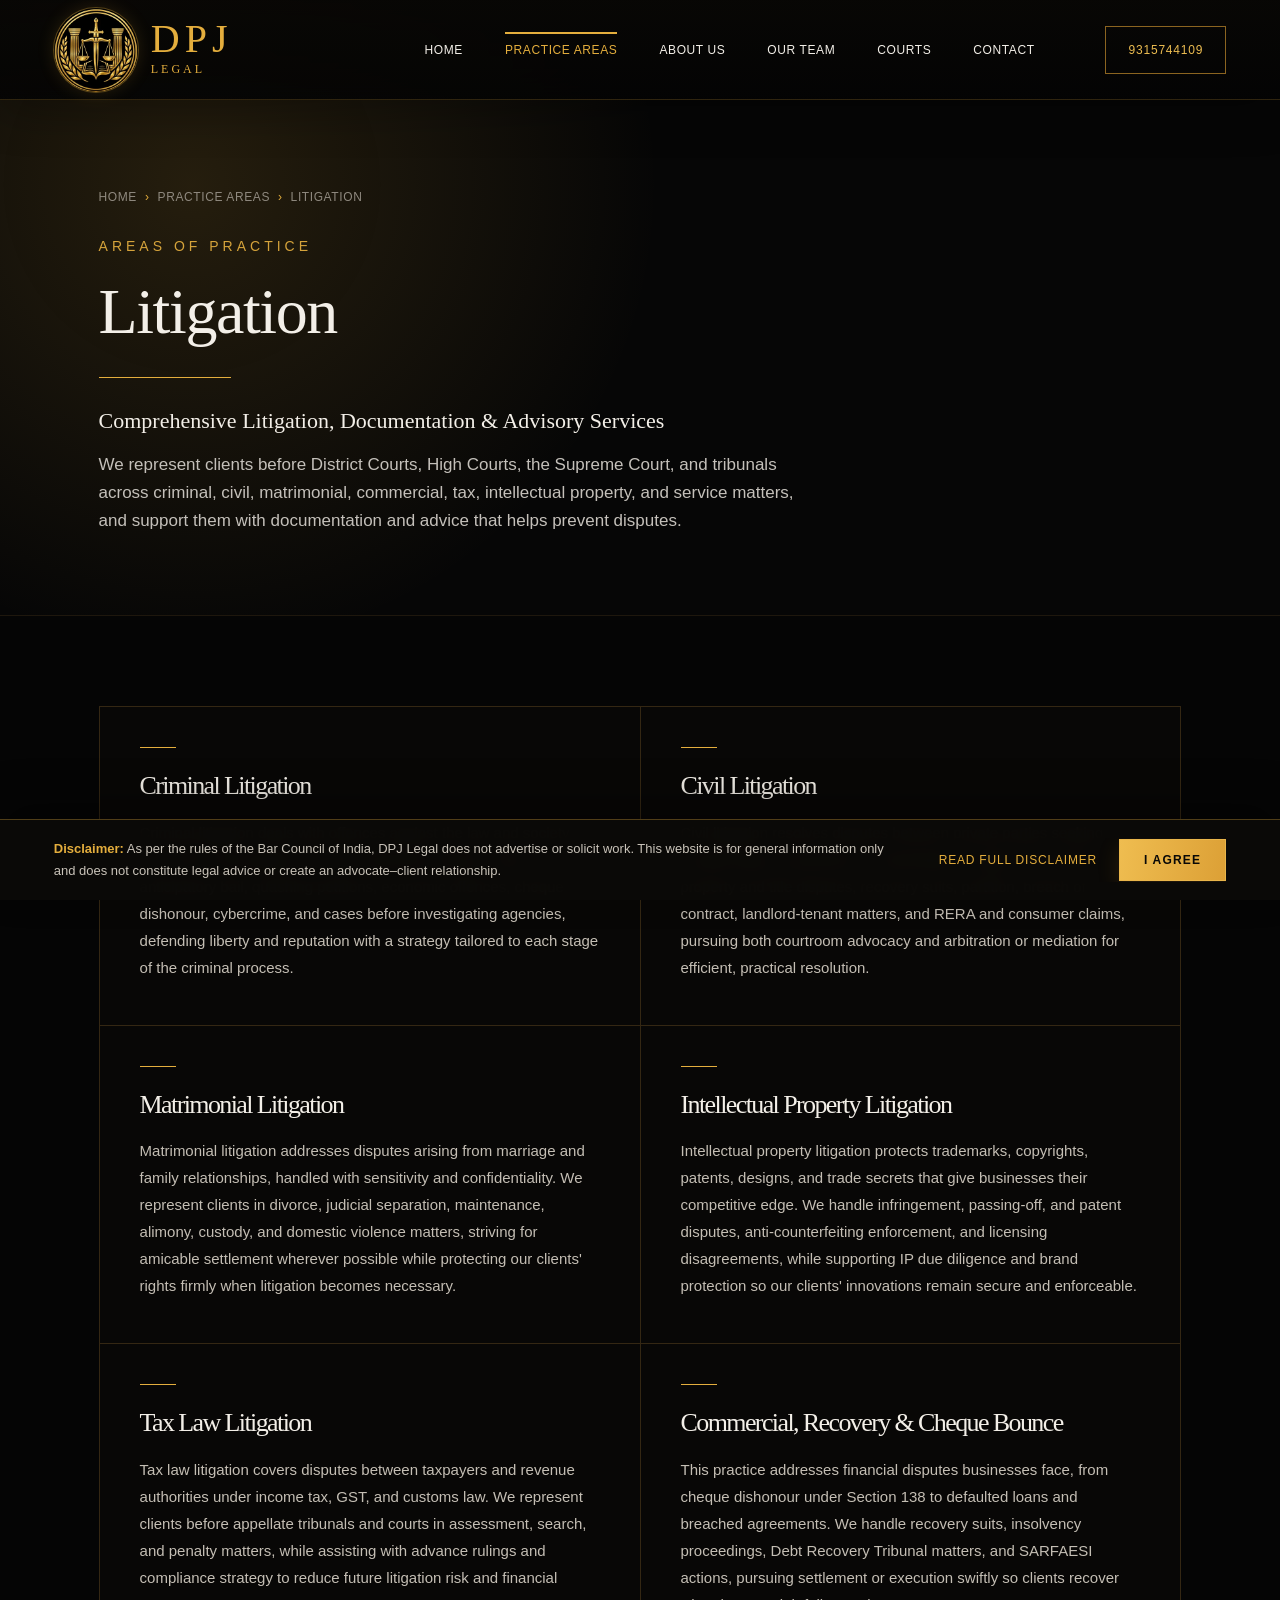
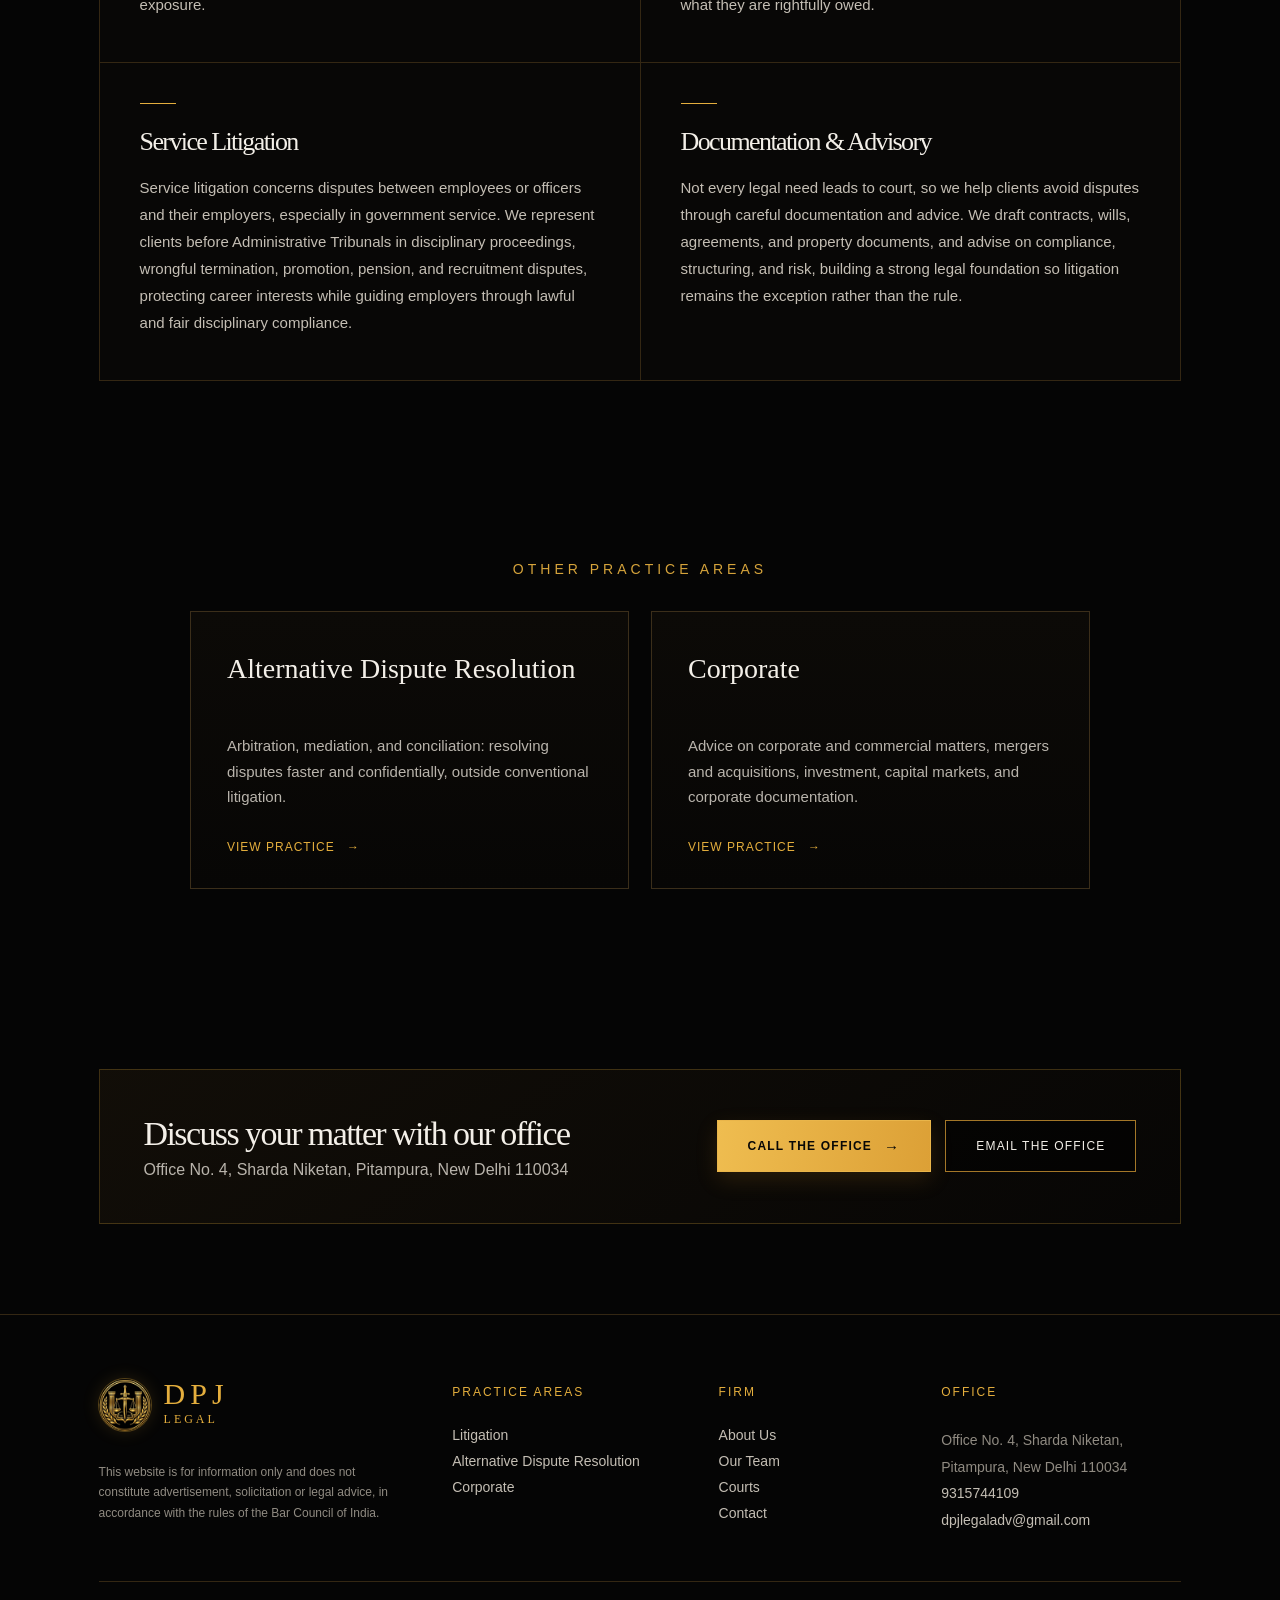
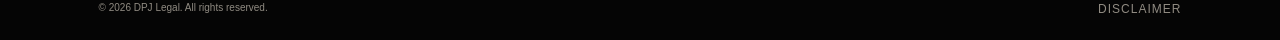
<file: litigation/index.html>
<!doctype html>
<html lang="en-IN">
<head>
  <meta charset="UTF-8">
  <meta name="viewport" content="width=device-width, initial-scale=1">
  <title>Litigation Lawyers in New Delhi | DPJ Legal</title>
  <meta name="description" content="DPJ Legal represents clients in criminal, civil, matrimonial, intellectual property, tax, commercial and cheque bounce, and service litigation from its office in Pitampura, New Delhi.">
  <meta name="robots" content="index, follow">
  <meta name="theme-color" content="#050505">
  <link rel="canonical" href="https://www.dpjlegal.com/litigation/">

  <link rel="icon" href="/favicon.ico" sizes="any">
  <link rel="icon" type="image/png" sizes="32x32" href="/assets/favicon-32x32.png">
  <link rel="apple-touch-icon" href="/apple-touch-icon.png">
  <link rel="manifest" href="/site.webmanifest">

  <meta property="og:type" content="website">
  <meta property="og:site_name" content="DPJ Legal">
  <meta property="og:locale" content="en_IN">
  <meta property="og:url" content="https://www.dpjlegal.com/litigation/">
  <meta property="og:title" content="Litigation Lawyers in New Delhi | DPJ Legal">
  <meta property="og:description" content="DPJ Legal represents clients in criminal, civil, matrimonial, intellectual property, tax, commercial and cheque bounce, and service litigation from its office in Pitampura, New Delhi.">
  <meta property="og:image" content="https://www.dpjlegal.com/assets/og-image.jpg">
  <meta property="og:image:width" content="1200">
  <meta property="og:image:height" content="630">
  <meta name="twitter:card" content="summary_large_image">
  <meta name="twitter:title" content="Litigation Lawyers in New Delhi | DPJ Legal">
  <meta name="twitter:description" content="DPJ Legal represents clients in criminal, civil, matrimonial, intellectual property, tax, commercial and cheque bounce, and service litigation from its office in Pitampura, New Delhi.">
  <meta name="twitter:image" content="https://www.dpjlegal.com/assets/og-image.jpg">

  <link rel="stylesheet" href="/styles.css">
  <script type="application/ld+json">
{
  "@context": "https://schema.org",
  "@graph": [
    {
      "@type": "Service",
      "name": "Litigation",
      "url": "https://www.dpjlegal.com/litigation/",
      "description": "We represent clients before District Courts, High Courts, the Supreme Court, and tribunals across criminal, civil, matrimonial, commercial, tax, intellectual property, and service matters, and support them with documentation and advice that helps prevent disputes.",
      "provider": {
        "@id": "https://www.dpjlegal.com/#firm"
      },
      "areaServed": "India",
      "hasOfferCatalog": {
        "@type": "OfferCatalog",
        "name": "Litigation",
        "itemListElement": [
          {
            "@type": "Offer",
            "itemOffered": {
              "@type": "Service",
              "name": "Criminal Litigation"
            }
          },
          {
            "@type": "Offer",
            "itemOffered": {
              "@type": "Service",
              "name": "Civil Litigation"
            }
          },
          {
            "@type": "Offer",
            "itemOffered": {
              "@type": "Service",
              "name": "Matrimonial Litigation"
            }
          },
          {
            "@type": "Offer",
            "itemOffered": {
              "@type": "Service",
              "name": "Intellectual Property Litigation"
            }
          },
          {
            "@type": "Offer",
            "itemOffered": {
              "@type": "Service",
              "name": "Tax Law Litigation"
            }
          },
          {
            "@type": "Offer",
            "itemOffered": {
              "@type": "Service",
              "name": "Commercial, Recovery & Cheque Bounce"
            }
          },
          {
            "@type": "Offer",
            "itemOffered": {
              "@type": "Service",
              "name": "Service Litigation"
            }
          },
          {
            "@type": "Offer",
            "itemOffered": {
              "@type": "Service",
              "name": "Documentation & Advisory"
            }
          }
        ]
      }
    },
    {
      "@type": "BreadcrumbList",
      "itemListElement": [
        {
          "@type": "ListItem",
          "position": 1,
          "name": "Home",
          "item": "https://www.dpjlegal.com/"
        },
        {
          "@type": "ListItem",
          "position": 2,
          "name": "Practice Areas",
          "item": "https://www.dpjlegal.com/#practice"
        },
        {
          "@type": "ListItem",
          "position": 3,
          "name": "Litigation",
          "item": "https://www.dpjlegal.com/litigation/"
        }
      ]
    }
  ]
}
  </script>
</head>
<body>
  <div class="disclaimer" id="disclaimer" role="region" aria-labelledby="disclaimer-title" hidden>
    <div class="disclaimer-inner">
      <p class="disclaimer-summary"><strong id="disclaimer-title">Disclaimer:</strong> As per the rules of the Bar Council of India, DPJ Legal does not advertise or solicit work. This website is for general information only and does not constitute legal advice or create an advocate–client relationship.</p>
      <div class="disclaimer-full" id="disclaimer-full" hidden>
        <p>By clicking <strong>I Agree</strong> or continuing to use this website, you acknowledge that:</p>
        <ul>
          <li>there has been no advertisement, personal communication, solicitation, invitation or inducement of any sort from DPJ Legal or any of its members to solicit work through this website;</li>
          <li>you are seeking information about DPJ Legal of your own accord, for your own information and use;</li>
          <li>the content of this website is for general information only and does not constitute legal advice;</li>
          <li>visiting or using this website, or contacting us through it, does not create an advocate–client relationship; and</li>
          <li>DPJ Legal is not liable for any consequence of any action taken by relying on material or information on this website.</li>
        </ul>
      </div>
      <div class="disclaimer-actions">
        <button class="link-button disclaimer-more" type="button" data-disclaimer="more" aria-expanded="false" aria-controls="disclaimer-full">Read full disclaimer</button>
        <button class="button gold" type="button" data-disclaimer="agree">I Agree</button>
      </div>
    </div>
  </div>

  <header class="site-header" id="top">
    <a class="brand" href="/" aria-label="DPJ Legal home">
      <span class="brand-emblem"><img class="brand-mark" src="/assets/dpj-logo.webp" width="256" height="256" alt="DPJ Legal logo"></span>
      <span class="brand-text"><strong>DPJ</strong><small>LEGAL</small></span>
    </a>
    <button class="menu-toggle" aria-label="Open navigation" aria-expanded="false"><i></i><i></i><i></i></button>
    <nav class="main-nav" aria-label="Main navigation">
      <a href="/">Home</a><a class="active" href="/#practice">Practice Areas</a><a href="/#about">About Us</a><a href="/#team">Our Team</a><a href="/#courts">Courts</a><a href="/#contact">Contact</a>
    </nav>
    <a class="header-cta" href="tel:+919315744109">9315744109</a>
  </header>

  <main>
    <section class="page-hero">
      <div class="inner reveal">
        <ol class="breadcrumb" aria-label="Breadcrumb"><li><a href="/">Home</a></li><li><a href="/#practice">Practice Areas</a></li><li aria-current="page">Litigation</li></ol>
        <p class="eyebrow">Areas of Practice</p>
        <h1>Litigation</h1>
        <span class="gold-rule"></span>
        <p class="page-kicker">Comprehensive Litigation, Documentation &amp; Advisory Services</p>
        <p class="lead">We represent clients before District Courts, High Courts, the Supreme Court, and tribunals across criminal, civil, matrimonial, commercial, tax, intellectual property, and service matters, and support them with documentation and advice that helps prevent disputes.</p>
      </div>
    </section>

    <section class="section page-section" aria-label="Litigation services">
      <div class="subareas">
        <article id="criminal" class="reveal"><h2>Criminal Litigation</h2><p>Criminal litigation deals with offences against the law and society, from FIR to final appeal. Our firm represents clients in bail, anticipatory bail, quashing petitions, economic offences, cheque dishonour, cybercrime, and cases before investigating agencies, defending liberty and reputation with a strategy tailored to each stage of the criminal process.</p></article>
        <article id="civil" class="reveal"><h2>Civil Litigation</h2><p>Civil litigation resolves disputes between private parties seeking compensation, possession, or declaration of rights. We handle property and title disputes, recovery suits, partition, breach of contract, landlord-tenant matters, and RERA and consumer claims, pursuing both courtroom advocacy and arbitration or mediation for efficient, practical resolution.</p></article>
        <article id="matrimonial" class="reveal"><h2>Matrimonial Litigation</h2><p>Matrimonial litigation addresses disputes arising from marriage and family relationships, handled with sensitivity and confidentiality. We represent clients in divorce, judicial separation, maintenance, alimony, custody, and domestic violence matters, striving for amicable settlement wherever possible while protecting our clients' rights firmly when litigation becomes necessary.</p></article>
        <article id="intellectual-property" class="reveal"><h2>Intellectual Property Litigation</h2><p>Intellectual property litigation protects trademarks, copyrights, patents, designs, and trade secrets that give businesses their competitive edge. We handle infringement, passing-off, and patent disputes, anti-counterfeiting enforcement, and licensing disagreements, while supporting IP due diligence and brand protection so our clients' innovations remain secure and enforceable.</p></article>
        <article id="tax" class="reveal"><h2>Tax Law Litigation</h2><p>Tax law litigation covers disputes between taxpayers and revenue authorities under income tax, GST, and customs law. We represent clients before appellate tribunals and courts in assessment, search, and penalty matters, while assisting with advance rulings and compliance strategy to reduce future litigation risk and financial exposure.</p></article>
        <article id="commercial-recovery" class="reveal"><h2>Commercial, Recovery &amp; Cheque Bounce</h2><p>This practice addresses financial disputes businesses face, from cheque dishonour under Section 138 to defaulted loans and breached agreements. We handle recovery suits, insolvency proceedings, Debt Recovery Tribunal matters, and SARFAESI actions, pursuing settlement or execution swiftly so clients recover what they are rightfully owed.</p></article>
        <article id="service" class="reveal"><h2>Service Litigation</h2><p>Service litigation concerns disputes between employees or officers and their employers, especially in government service. We represent clients before Administrative Tribunals in disciplinary proceedings, wrongful termination, promotion, pension, and recruitment disputes, protecting career interests while guiding employers through lawful and fair disciplinary compliance.</p></article>
        <article id="documentation-advisory" class="reveal"><h2>Documentation &amp; Advisory</h2><p>Not every legal need leads to court, so we help clients avoid disputes through careful documentation and advice. We draft contracts, wills, agreements, and property documents, and advise on compliance, structuring, and risk, building a strong legal foundation so litigation remains the exception rather than the rule.</p></article>
      </div>
    </section>

    <section class="section page-section other-practices" aria-label="Other practice areas">
      <div class="section-heading reveal"><h2 class="eyebrow">Other Practice Areas</h2></div>
      <div class="practice-pillars">
          <a class="pillar-card" href="/alternative-dispute-resolution/">
            <h3>Alternative Dispute Resolution</h3>
            <p>Arbitration, mediation, and conciliation: resolving disputes faster and confidentially, outside conventional litigation.</p>
            <span class="pillar-link">View practice <b>→</b></span>
          </a>
          <a class="pillar-card" href="/corporate/">
            <h3>Corporate</h3>
            <p>Advice on corporate and commercial matters, mergers and acquisitions, investment, capital markets, and corporate documentation.</p>
            <span class="pillar-link">View practice <b>→</b></span>
          </a>
      </div>
    </section>

    <section class="section page-section" aria-label="Contact">
      <div class="cta-band reveal">
        <div><h2>Discuss your matter with our office</h2><p>Office No. 4, Sharda Niketan, Pitampura, New Delhi 110034</p></div>
        <div class="contact-actions" style="margin-top:0"><a class="button gold" href="tel:+919315744109">Call the Office <b>→</b></a><a class="button outline" href="mailto:dpjlegaladv@gmail.com">Email the Office</a></div>
      </div>
    </section>
  </main>

  <footer>
    <div class="footer-main">
      <div class="footer-about">
        <a class="brand footer-brand" href="/"><span class="brand-emblem footer-emblem"><img class="brand-mark footer-mark" src="/assets/dpj-logo.webp" width="256" height="256" alt="DPJ Legal logo" loading="lazy"></span><span class="brand-text"><strong>DPJ</strong><small>LEGAL</small></span></a>
        <p class="footer-note">This website is for information only and does not constitute advertisement, solicitation or legal advice, in accordance with the rules of the Bar Council of India.</p>
      </div>
      <nav class="footer-col" aria-label="Practice areas"><p class="footer-title">Practice Areas</p><a href="/litigation/">Litigation</a><a href="/alternative-dispute-resolution/">Alternative Dispute Resolution</a><a href="/corporate/">Corporate</a></nav>
      <nav class="footer-col" aria-label="Firm"><p class="footer-title">Firm</p><a href="/#about">About Us</a><a href="/#team">Our Team</a><a href="/#courts">Courts</a><a href="/#contact">Contact</a></nav>
      <div class="footer-col"><p class="footer-title">Office</p><address>Office No. 4, Sharda Niketan,<br>Pitampura, New Delhi 110034<br><a href="tel:+919315744109">9315744109</a><br><a href="mailto:dpjlegaladv@gmail.com">dpjlegaladv@gmail.com</a></address></div>
    </div>
    <div class="footer-bottom"><small>© 2026 DPJ Legal. All rights reserved.</small><button type="button" class="link-button" data-disclaimer="open">Disclaimer</button></div>
  </footer>
  <script src="/script.js"></script>
</body>
</html>
</file>
<file: styles.css>
:root{
  --black:#050505;
  --panel:#0b0a08;
  --gold:#e4ae3d;
  --gold2:#a9741e;
  --ivory:#f3efe8;
  --muted:#b9b4ac;
  --line:#342713;
  --serif:Georgia,'Times New Roman',serif;
  --sans:Arial,Helvetica,sans-serif
}

*{box-sizing:border-box}
html{scroll-behavior:smooth}
body{
  margin:0;
  background:var(--black);
  color:var(--ivory);
  font-family:var(--sans);
  font-weight:300
}
a{color:inherit;text-decoration:none}

.site-header{
  height:100px;
  position:fixed;
  z-index:50;
  top:0;
  left:0;
  right:0;
  padding:0 4.2vw;
  display:flex;
  align-items:center;
  background:linear-gradient(180deg,rgba(8,7,5,.96),rgba(4,4,4,.9));
  border-bottom:1px solid rgba(228,174,61,.18);
  box-shadow:0 12px 44px rgba(0,0,0,.28);
  backdrop-filter:blur(16px)
}
.brand{
  display:flex;
  align-items:center;
  min-width:300px;
  color:var(--gold);
  position:relative;
  isolation:isolate
}
.brand-emblem{
  width:84px;
  height:84px;
  position:relative;
  display:grid;
  place-items:center;
  flex:0 0 auto;
  border-radius:50%;
  overflow:hidden;
  box-shadow:0 0 18px rgba(228,174,61,.16),0 0 0 1px rgba(228,174,61,.32)
}
.brand-emblem:before,
.brand-emblem:after{
  content:"";
  position:absolute;
  inset:-10px;
  border-radius:50%;
  pointer-events:none
}
.brand-emblem:before{
  background:conic-gradient(from 0deg,transparent 0 58%,rgba(238,186,76,.46) 66%,transparent 76% 100%);
  animation:emblemGlow 12s linear infinite;
  opacity:.78
}
.brand-emblem:after{
  inset:7px;
  border:1px solid rgba(228,174,61,.24);
  box-shadow:0 0 24px rgba(228,174,61,.16),inset 0 0 14px rgba(228,174,61,.12)
}
.brand-mark{
  width:100%;
  height:100%;
  position:relative;
  z-index:1;
  object-fit:cover;
  border-radius:50%
}
.brand-text{
  display:flex;
  flex-direction:column;
  margin-left:13px
}
.brand strong{
  font:40px/1 var(--serif);
  letter-spacing:5px
}
.brand small{
  font:12px/1.8 var(--serif);
  letter-spacing:3px
}
.main-nav{
  margin:auto;
  display:flex;
  align-self:stretch;
  align-items:center;
  gap:42px
}
.main-nav a{
  height:100%;
  display:flex;
  align-items:center;
  position:relative;
  text-transform:uppercase;
  font-size:12px;
  letter-spacing:.6px
}
.main-nav a:after{
  content:"";
  position:absolute;
  bottom:23px;
  left:0;
  width:0;
  height:2px;
  background:var(--gold);
  transition:.25s
}
.main-nav a:hover,.main-nav a.active{color:var(--gold)}
.main-nav a.active:after{width:100%}
.header-cta{
  border:1px solid #8b6420;
  padding:16px 22px;
  text-transform:uppercase;
  color:#edbd51;
  font-size:12px;
  letter-spacing:.8px;
  transition:background .25s,border-color .25s,box-shadow .25s,color .25s
}
.header-cta:hover{
  background:rgba(228,174,61,.1);
  border-color:var(--gold);
  box-shadow:0 0 24px rgba(228,174,61,.14)
}
.menu-toggle{display:none;background:none;border:0}
@keyframes emblemGlow{
  to{transform:rotate(360deg)}
}


.hero{
  min-height:min(82vh,740px);
  display:flex;
  align-items:center;
  padding-bottom:40px;
  position:relative;
  overflow:hidden;
  padding-top:100px
}
.hero-bg{
  position:absolute;
  inset:100px 0 0;
  background:url('assets/hero-background.webp') center/cover no-repeat;
  animation:slowDrift 16s ease-in-out infinite alternate;
  transform:scale(1.03)
}
#ribbonCanvas{
  position:absolute;
  inset:100px 0 0;
  width:100%;
  height:calc(100% - 100px);
  pointer-events:none;
  mix-blend-mode:screen;
  opacity:.62
}
.hero-shade{
  position:absolute;
  inset:100px 0 0;
  background:
    radial-gradient(circle at 19% 35%,rgba(228,174,61,.18),transparent 28%),
    linear-gradient(90deg,rgba(0,0,0,.58) 0,rgba(0,0,0,.18) 52%,transparent),
    linear-gradient(0deg,#050505 0,transparent 30%)
}
@keyframes slowDrift{
  from{transform:scale(1.03) translate3d(-.3%,0,0)}
  to{transform:scale(1.075) translate3d(.5%,-.4%,0)}
}
.hero-content{
  position:relative;
  z-index:2;
  margin:0 0 0 7.7vw;
  max-width:650px
}
.eyebrow{
  text-transform:uppercase;
  color:#d5a33b;
  font-size:14px;
  letter-spacing:4px;
  margin:0 0 24px
}
.hero h1,.section h2{
  font:normal 68px/1.05 var(--serif);
  letter-spacing:-1.6px;
  margin:0
}
.hero h1 em,.section h2 em{font-style:normal;color:var(--gold)}
.gold-rule{
  display:block;
  width:132px;
  border-top:1px solid var(--gold);
  margin:32px 0 28px
}
.lead{
  margin:0;
  font-size:17px;
  line-height:1.65;
  color:#c4c0ba
}
.actions{
  display:flex;
  flex-wrap:wrap;
  gap:16px;
  margin-top:40px
}
.button{
  min-height:52px;
  padding:0 30px;
  gap:12px;
  display:inline-flex;
  align-items:center;
  justify-content:center;
  text-transform:uppercase;
  font-size:12px;
  letter-spacing:1.2px;
  border:1px solid #a47728;
  background:transparent;
  color:var(--ivory);
  cursor:pointer;
  transition:transform .25s,box-shadow .25s,border-color .25s,background .25s,color .25s,filter .25s
}
.button b{
  font-size:15px;
  line-height:1;
  font-weight:normal;
  transition:transform .25s
}
.button:hover b{transform:translateX(4px)}
.button.gold{
  background:linear-gradient(100deg,#efbd50,#dca036);
  border-color:#e9b54a;
  color:#090806;
  font-weight:600;
  box-shadow:0 8px 22px rgba(191,132,35,.16)
}
.button.outline{background:rgba(0,0,0,.5)}
.button:hover{
  filter:brightness(1.08);
  transform:translateY(-1px)
}
.button.gold:hover{box-shadow:0 10px 26px rgba(228,174,61,.22)}
.button.outline:hover{
  border-color:var(--gold);
  color:var(--gold);
  background:rgba(228,174,61,.07)
}


.section{
  padding:110px 7.7vw;
  position:relative;
  border-top:1px solid #1e170d
}
.section h2{font-size:58px}
.section-copy{max-width:600px}
.section-copy>p:not(.eyebrow),
.section-heading>p:not(.eyebrow){
  color:var(--muted);
  line-height:1.8;
  font-size:16px
}

.about{
  display:grid;
  grid-template-columns:1fr 1fr;
  align-items:center;
  gap:9vw;
  background:radial-gradient(circle at 80% 45%,#1c1408,transparent 30%)
}
.text-link{
  color:var(--gold);
  display:inline-block;
  margin-top:20px;
  text-transform:uppercase;
  font-size:12px;
  letter-spacing:1px
}
.values-grid{
  display:grid;
  grid-template-columns:1fr 1fr;
  border:1px solid var(--line)
}
.values-grid article{
  min-height:190px;
  padding:40px;
  border:1px solid var(--line);
  display:flex;
  flex-direction:column;
  align-items:center;
  justify-content:center;
  text-align:center;
  background:linear-gradient(145deg,#100d08,#070605);
  box-shadow:0 20px 54px rgba(0,0,0,.18)
}
.values-grid strong{
  font:40px/1.1 var(--serif);
  white-space:nowrap;
  color:var(--gold)
}
.values-grid span{
  color:var(--muted);
  font-size:13px;
  margin-top:12px
}

.practice,
.team{background:#080706}
.section-heading{
  text-align:center;
  max-width:760px;
  margin:0 auto 42px
}
.practice-pillars{
  max-width:1240px;
  margin:0 auto;
  display:grid;
  grid-template-columns:repeat(3,1fr);
  gap:22px
}
.pillar-card{
  background:linear-gradient(180deg,#0c0a07,#070605);
  border:1px solid #3b2e1a;
  padding:40px 36px 34px;
  display:flex;
  flex-direction:column;
  transition:border-color .25s,transform .25s
}
.pillar-card:hover{border-color:#a87a27;transform:translateY(-4px)}
.pillar-card h3{
  font:28px/1.2 var(--serif);
  margin:0 0 14px;
  min-height:2.4em
}
.pillar-card p{
  color:var(--muted);
  font-size:15px;
  line-height:1.7;
  margin:0 0 30px
}
.pillar-link{
  margin-top:auto;
  color:var(--gold);
  font-size:12px;
  letter-spacing:1px;
  text-transform:uppercase
}
.pillar-link b{font-weight:normal;margin-left:8px;transition:margin .25s}
.pillar-card:hover .pillar-link b{margin-left:14px}

/* practice-area pages */
.page-hero{
  padding:190px 7.7vw 80px;
  background:radial-gradient(circle at 15% 30%,rgba(228,174,61,.14),transparent 40%),#060606;
  border-bottom:1px solid #1e170d
}
.page-hero .inner{max-width:820px}
.breadcrumb{
  display:flex;
  flex-wrap:wrap;
  gap:8px;
  margin:0 0 34px;
  padding:0;
  list-style:none;
  font-size:12px;
  letter-spacing:.6px;
  text-transform:uppercase;
  color:#8f897f
}
.breadcrumb li+li:before{content:'›';margin-right:8px;color:var(--gold)}
.breadcrumb a:hover{color:var(--gold)}
.page-hero h1{
  font:normal 64px/1.05 var(--serif);
  letter-spacing:-1.4px;
  margin:0
}
.page-hero .lead{max-width:720px;margin:0}
.page-kicker{
  font:22px/1.4 var(--serif);
  color:var(--ivory);
  margin:0 0 14px
}
.subareas{
  max-width:1240px;
  margin:0 auto;
  display:grid;
  grid-template-columns:repeat(2,1fr);
  border-top:1px solid var(--line);
  border-left:1px solid var(--line)
}
.subareas article{
  padding:40px 40px 44px;
  border-right:1px solid var(--line);
  border-bottom:1px solid var(--line);
  background:#080706;
  scroll-margin-top:120px
}
.subareas h2{
  font:26px/1.25 var(--serif);
  margin:0 0 16px;
  color:var(--ivory)
}
.subareas h2:before{
  content:'';
  display:block;
  width:36px;
  border-top:1px solid var(--gold);
  margin-bottom:22px
}
.subareas p{
  margin:0;
  color:#c4beb4;
  font-size:15px;
  line-height:1.8
}
.page-section{padding:90px 7.7vw;border-top:0;min-height:0}
.other-practices .section-heading{margin-bottom:34px}
.other-practices .practice-pillars{grid-template-columns:repeat(2,1fr);max-width:900px}
.cta-band{
  display:flex;
  flex-wrap:wrap;
  align-items:center;
  justify-content:space-between;
  gap:28px;
  max-width:1240px;
  margin:0 auto;
  padding:44px;
  border:1px solid rgba(228,174,61,.24);
  background:linear-gradient(145deg,rgba(18,14,8,.98),rgba(7,6,5,.98))
}
.cta-band h2{font:normal 34px/1.15 var(--serif);margin:0 0 8px}
.cta-band p{margin:0;color:var(--muted)}
.role{
  color:var(--gold);
  font-size:11px;
  letter-spacing:2px;
  text-transform:uppercase
}
.team-grid h3{
  font:25px var(--serif);
  margin:26px 0 15px
}
.team-grid p{
  color:var(--muted);
  font-size:13px;
  line-height:1.7;
  margin:0
}

.team{
  background:radial-gradient(circle at 50% 35%,#1b1206,transparent 35%),#060606
}
/* team */
.team-block{
  max-width:1240px;
  margin:0 auto 42px
}
.team-block:last-child{margin-bottom:0}
.team-kicker{
  margin:0 0 20px;
  text-transform:uppercase;
  color:var(--gold);
  font-size:12px;
  letter-spacing:3px
}
.team-grid{
  display:grid;
  gap:28px
}
.founders-grid{
  grid-template-columns:repeat(3,1fr)
}
.support-grid{
  grid-template-columns:repeat(4,1fr)
}
.team-grid article{
  min-width:0;
  border:1px solid var(--line);
  padding-bottom:30px;
  background:#090806;
  transition:transform .25s,border-color .25s,box-shadow .25s
}
.team-grid article:hover{
  transform:translateY(-4px);
  border-color:rgba(228,174,61,.38);
  box-shadow:0 20px 54px rgba(0,0,0,.24)
}
.portrait{
  height:320px;
  display:grid;
  place-items:center;
  background:
    radial-gradient(circle at 50% 35%,rgba(228,174,61,.16),transparent 34%),
    linear-gradient(145deg,#1a160f,#080706);
  border-bottom:1px solid var(--line)
}
.portrait span{
  font:70px var(--serif);
  color:#6e5223
}
.team-grid article>p,
.team-grid article>h3,
.team-grid article>a{
  margin-left:28px;
  margin-right:28px
}
.team-grid article>.role{margin-top:26px}
.team-grid article>a{
  color:var(--gold);
  font-size:12px;
  text-transform:uppercase
}

.courts{background:linear-gradient(110deg,#090806,#050505)}
.forums{
  max-width:1240px;
  margin:0 auto;
  display:grid;
  grid-template-columns:repeat(4,1fr);
  border-top:1px solid var(--line);
  border-left:1px solid var(--line)
}
.forums article{
  padding:34px 30px 38px;
  border-right:1px solid var(--line);
  border-bottom:1px solid var(--line);
  background:#080706
}
.forum-num{
  color:var(--gold);
  font-size:12px;
  letter-spacing:2px
}
.forums h3{
  font:23px/1.25 var(--serif);
  margin:18px 0 12px
}
.forums p{
  margin:0;
  color:var(--muted);
  font-size:14px;
  line-height:1.7
}

.contact{
  display:grid;
  grid-template-columns:.8fr 1.2fr;
  gap:9vw;
  background:radial-gradient(circle at 80% 50%,#1a1207,transparent 40%)
}
.contact-details{margin-top:40px}
.contact-details p{color:var(--ivory)!important}
.contact-details a{
  color:var(--ivory);
  transition:color .2s
}
.contact-details a:hover{color:var(--gold)}
.contact-details small{
  display:block;
  color:var(--gold);
  text-transform:uppercase;
  letter-spacing:2px;
  margin-bottom:6px
}
.contact-panel{
  background:
    linear-gradient(145deg,rgba(18,14,8,.98),rgba(7,6,5,.98)),
    #090806;
  border:1px solid rgba(228,174,61,.24);
  padding:42px;
  align-self:center;
  box-shadow:0 24px 70px rgba(0,0,0,.28),inset 0 1px 0 rgba(255,255,255,.04)
}
.contact-panel h3{
  margin:0 0 16px;
  font:34px/1.1 var(--serif);
  color:var(--ivory)
}
.contact-panel>p:not(.eyebrow){
  color:#c9c3b9;
  line-height:1.8;
  margin:0
}
.contact-actions{
  display:flex;
  flex-wrap:wrap;
  gap:14px;
  margin-top:34px
}

footer{
  padding:64px 7.7vw 0;
  border-top:1px solid var(--line);
  color:#908b82;
  font-size:14px
}
.footer-main{
  max-width:1240px;
  margin:0 auto;
  display:grid;
  grid-template-columns:1.4fr 1fr .8fr 1.1fr;
  gap:48px;
  padding-bottom:48px
}
.footer-brand{min-width:0;display:inline-flex}
.footer-emblem{
  width:52px;
  height:52px
}
.footer-brand strong{font-size:30px}
.footer-note{
  margin:28px 0 0;
  font-size:12px;
  line-height:1.7;
  max-width:340px
}
.footer-title{
  margin:6px 0 18px;
  color:var(--gold);
  font-size:12px;
  letter-spacing:2px;
  text-transform:uppercase
}
.footer-col{display:flex;flex-direction:column;gap:10px}
.footer-col a,footer address a{color:#c4beb4;transition:color .2s}
footer address{
  font-style:normal;
  line-height:1.9
}
.footer-col a:hover,footer address a:hover,.link-button:hover{color:var(--gold)}
.footer-bottom{
  max-width:1240px;
  margin:0 auto;
  padding:20px 0 24px;
  border-top:1px solid var(--line);
  display:flex;
  justify-content:space-between;
  gap:16px;
  font-size:12px
}
.footer-bottom .link-button{font-size:12px;letter-spacing:1px;text-transform:uppercase}
footer address a:hover,footer nav a:hover,.link-button:hover{color:var(--gold)}
.link-button{
  background:none;
  border:0;
  padding:0;
  color:inherit;
  font:inherit;
  text-transform:inherit;
  cursor:pointer
}

.disclaimer{
  position:fixed;
  left:0;
  right:0;
  bottom:0;
  z-index:100;
  padding:18px 4.2vw calc(18px + env(safe-area-inset-bottom,0px));
  background:rgba(11,10,8,.97);
  border-top:1px solid rgba(228,174,61,.32);
  box-shadow:0 -16px 40px rgba(0,0,0,.4);
  backdrop-filter:blur(10px)
}
.disclaimer[hidden]{display:none}
.disclaimer-inner{
  max-width:1240px;
  margin:0 auto;
  display:grid;
  grid-template-columns:1fr auto;
  gap:10px 32px;
  align-items:center;
  max-height:70vh;
  overflow-y:auto
}
.disclaimer-summary{margin:0}
.disclaimer-summary strong{color:var(--gold);font-weight:600}
.disclaimer p,.disclaimer li{
  color:#c9c3b9;
  font-size:13px;
  line-height:1.7;
  font-weight:400
}
.disclaimer-full{grid-column:1;grid-row:2}
.disclaimer-full p{margin:4px 0 6px}
.disclaimer-full ul{padding-left:18px;margin:0}
.disclaimer-full li{margin-bottom:4px}
.disclaimer-actions{
  grid-column:2;
  grid-row:1;
  display:flex;
  align-items:center;
  gap:22px
}
.disclaimer-more{
  color:var(--gold);
  font-size:12px;
  text-transform:uppercase;
  letter-spacing:.8px;
  white-space:nowrap
}
.disclaimer .button{min-height:42px;padding:0 24px}

.reveal{
  opacity:0;
  transform:translateY(25px);
  transition:opacity .7s,transform .7s
}
.reveal.visible{
  opacity:1;
  transform:none
}

@media(max-width:1100px){
  .main-nav{gap:18px}
  .brand{min-width:220px}
  .header-cta{display:none}
  .team-grid{gap:15px}
  .practice-pillars{grid-template-columns:1fr;max-width:720px}
  .subareas{grid-template-columns:1fr;max-width:820px}
  .support-grid{grid-template-columns:repeat(2,1fr)}
  .forums{grid-template-columns:repeat(2,1fr)}
  .footer-main{grid-template-columns:1fr 1fr}
}

@media(max-width:720px){
  .site-header{
    height:100px;
    padding:0 20px
  }
  .brand{min-width:0}
  .brand-emblem{
    width:56px;
    height:56px
  }
  .footer-emblem{
    width:48px;
    height:48px
  }
  .brand strong{font-size:27px}
  .brand small{font-size:8px}
  .menu-toggle{
    display:flex;
    margin-left:auto;
    width:34px;
    height:30px;
    flex-direction:column;
    justify-content:center;
    gap:6px
  }
  .menu-toggle i{display:block;border-top:1px solid var(--gold)}
  .main-nav{
    position:absolute;
    top:100px;
    left:0;
    right:0;
    display:none;
    flex-direction:column;
    align-items:stretch;
    gap:0;
    background:#070707;
    padding:15px 25px;
    border-bottom:1px solid var(--line)
  }
  .main-nav.open{display:flex}
  .main-nav a{padding:15px 0}
  .main-nav a:after{bottom:5px}
  .hero{
    min-height:640px;
    padding-bottom:80px
  }
  .hero-bg,
  #ribbonCanvas,
  .hero-shade{
    inset:100px 0 0;
    height:calc(100% - 100px)
  }
  .hero-bg{background-image:url('assets/hero-background-900.webp');background-position:58% center}
  .hero-content{margin:0 22px}
  .eyebrow{
    font-size:10px;
    letter-spacing:2.5px
  }
  .hero h1{font-size:43px}
  .lead{font-size:15px}
  .hero-shade{background:linear-gradient(180deg,rgba(0,0,0,.72) 0,rgba(0,0,0,.55) 55%,#050505 100%)}
  .pillar-card h3{min-height:0}
  .lead br{display:none}
  .actions{
    flex-direction:column;
    gap:12px;
    margin-top:32px;
    align-items:stretch
  }
  .button{width:100%}
  .section{
    padding:72px 22px
  }
  .section h2{font-size:40px}
  .about,
  .contact{
    grid-template-columns:1fr;
    gap:60px
  }
  .values-grid article{
    padding:22px;
    min-height:140px
  }
  .values-grid strong{font-size:24px}
  .pillar-card{padding:30px 24px}
  .pillar-card h3{font-size:24px}
  .page-hero{padding:150px 22px 56px}
  .page-hero h1{font-size:42px}
  .subareas{grid-template-columns:1fr}
  .subareas article{padding:30px 24px}
  .subareas h2{font-size:23px}
  .page-section{padding:64px 22px}
  .other-practices .practice-pillars{grid-template-columns:1fr}
  .cta-band{padding:28px}
  .cta-band h2{font-size:28px}
  .team-grid,
  .founders-grid{
    grid-template-columns:1fr
  }
  .contact{gap:50px}
  .contact-panel{
    padding:28px
  }
  .contact-actions{align-items:stretch}
  .forums{grid-template-columns:1fr}
  .forums article{padding:26px 24px 28px}
  footer{padding-top:48px}
  .footer-main{grid-template-columns:1fr 1fr;gap:32px 24px;padding-bottom:36px}
  .footer-about{grid-column:1/-1}
  .support-grid{grid-template-columns:repeat(2,1fr)}
  .portrait{height:200px}
  .support-grid .portrait{height:170px}
  .support-grid .portrait span{font-size:48px}
  .support-grid article>p,.support-grid article>h3{margin-left:18px;margin-right:18px}
  .support-grid article>h3{font-size:20px}
  .footer-col:last-child{grid-column:1/-1}
  .disclaimer-inner{grid-template-columns:1fr}
  .disclaimer-full,.disclaimer-actions{grid-column:1;grid-row:auto}
  .disclaimer-actions{justify-content:space-between}
  .disclaimer .button{width:auto}
}

@media(prefers-reduced-motion:reduce){
  html{scroll-behavior:auto}
  .hero-bg{animation:none}
  .brand-emblem:before{animation:none}
  .reveal{
    opacity:1;
    transform:none;
    transition:none
  }
}
.not-found{min-height:70vh;display:flex;align-items:center}
.page-section h2.eyebrow{font:300 14px var(--sans);letter-spacing:4px;margin:0 0 20px}
.subareas article:last-child:nth-child(odd){grid-column:1/-1}
</file>
